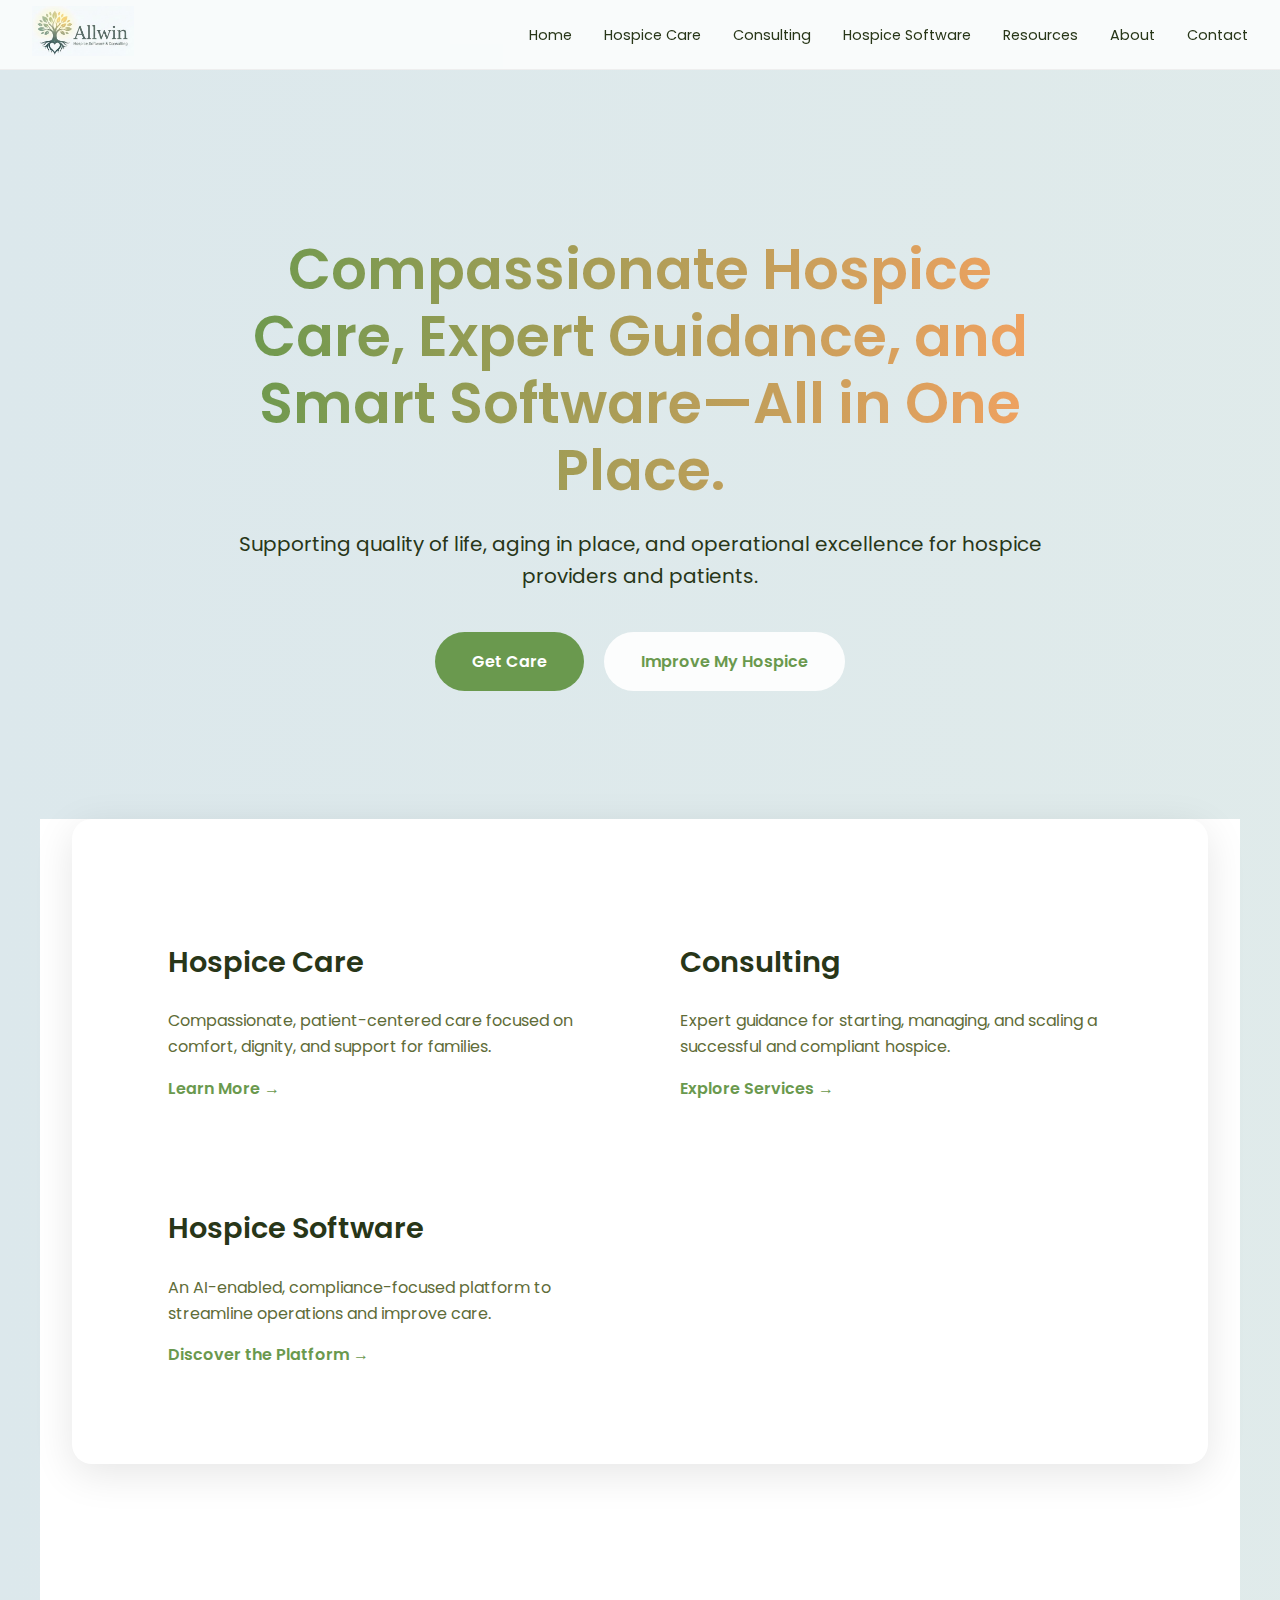
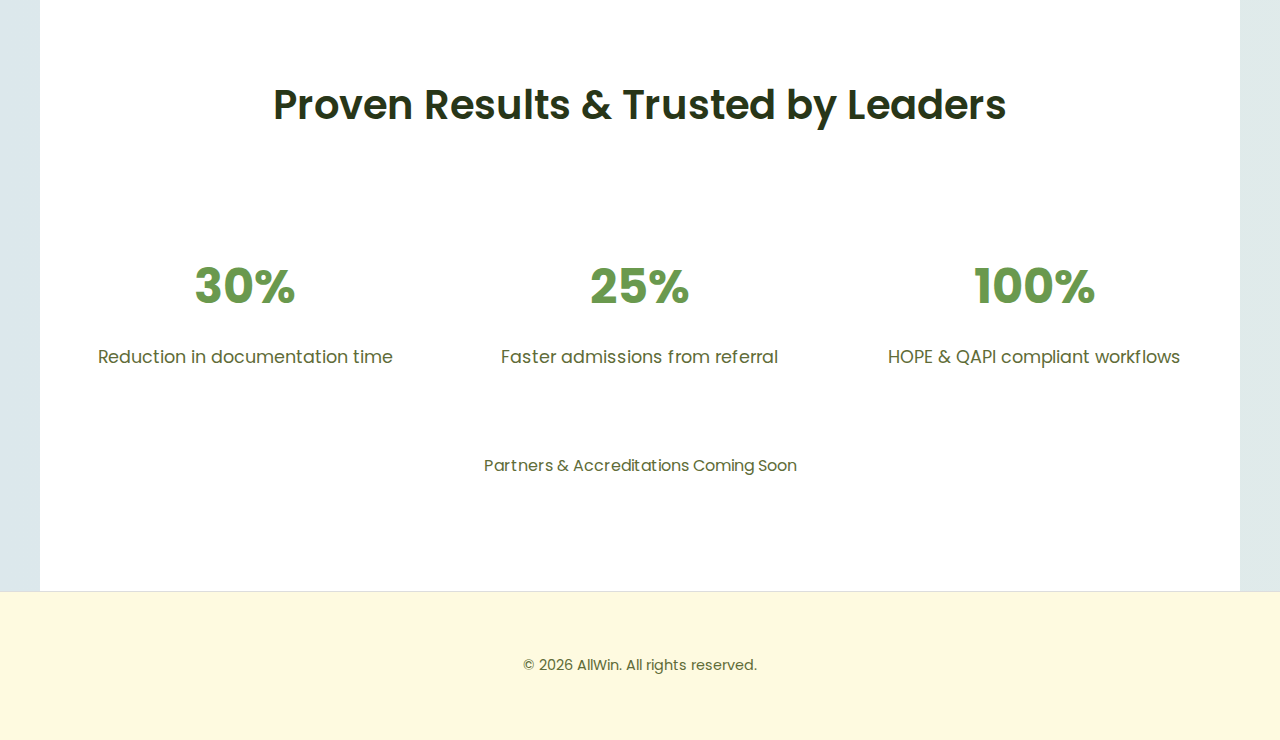
<file: index.html>
<!DOCTYPE html>
<html lang="en">
<head>
    <meta charset="UTF-8">
    <meta name="viewport" content="width=device-width, initial-scale=1.0">
    <title>AllWin - Compassionate Hospice Care, Expert Guidance, and Smart Software</title>
    <link rel="preconnect" href="https://fonts.googleapis.com">
    <link rel="preconnect" href="https://fonts.gstatic.com" crossorigin>
    <link href="https://fonts.googleapis.com/css2?family=Poppins:wght@300;400;600;700&display=swap" rel="stylesheet">
    <link rel="stylesheet" href="style.css">

</head>
<body>
    <header>
        <nav class="navbar">
            <div class="logo"><img src="images/Logo.png" alt="AllWin Logo"></div>
            <div class="nav-links">
                <ul>
                    <li><a href="index.html">Home</a></li>
                    <li><a href="hospice-care.html">Hospice Care</a></li>
                    <li><a href="consulting.html">Consulting</a></li>
                    <li><a href="software.html">Hospice Software</a></li>
                    <li><a href="resources.html">Resources</a></li>
                    <li><a href="about.html">About</a></li>
                    <li><a href="contact.html">Contact</a></li>
                </ul>
            </div>
            <button class="hamburger-menu" aria-label="Toggle Menu">
                <span class="hamburger-bar"></span>
                <span class="hamburger-bar"></span>
                <span class="hamburger-bar"></span>
            </button>
        </nav>
    </header>

    <main>
        <section class="parallax-section home-hero">
            <div class="parallax-content">
                <h1 class="hero-title">Compassionate Hospice Care, Expert Guidance, and Smart Software—All in One Place.</h1>
                <p>Supporting quality of life, aging in place, and operational excellence for hospice providers and patients.</p>
                <div class="cta-buttons">
                    <a href="hospice-care.html" class="btn btn-primary">Get Care</a>
                    <a href="consulting.html" class="btn btn-secondary">Improve My Hospice</a>
                </div>
            </div>
        </section>

        <section class="content-section">
            <div class="services">
                <div class="service">
                    <h2>Hospice Care</h2>
                    <p>Compassionate, patient-centered care focused on comfort, dignity, and support for families.</p>
                    <a href="hospice-care.html">Learn More &rarr;</a>
                </div>
                <div class="service">
                    <h2>Consulting</h2>
                    <p>Expert guidance for starting, managing, and scaling a successful and compliant hospice.</p>
                    <a href="consulting.html">Explore Services &rarr;</a>
                </div>
                <div class="service">
                    <h2>Hospice Software</h2>
                    <p>An AI-enabled, compliance-focused platform to streamline operations and improve care.</p>
                    <a href="software.html">Discover the Platform &rarr;</a>
                </div>
            </div>
        </section>

        <section class="trust">
            <h2>Proven Results & Trusted by Leaders</h2>
            <div class="trust-items">
                <div class="trust-item">
                    <h3>30%</h3>
                    <p>Reduction in documentation time</p>
                </div>
                <div class="trust-item">
                    <h3>25%</h3>
                    <p>Faster admissions from referral</p>
                </div>
                <div class="trust-item">
                    <h3>100%</h3>
                    <p>HOPE & QAPI compliant workflows</p>
                </div>
            </div>
            <div class="logos">
                <p>Partners & Accreditations Coming Soon</p>
            </div>
        </section>
    </main>

    <footer>
        <p>&copy; 2026 AllWin. All rights reserved.</p>
    </footer>

    <script src="script.js"></script>
</body>
</html>
</file>
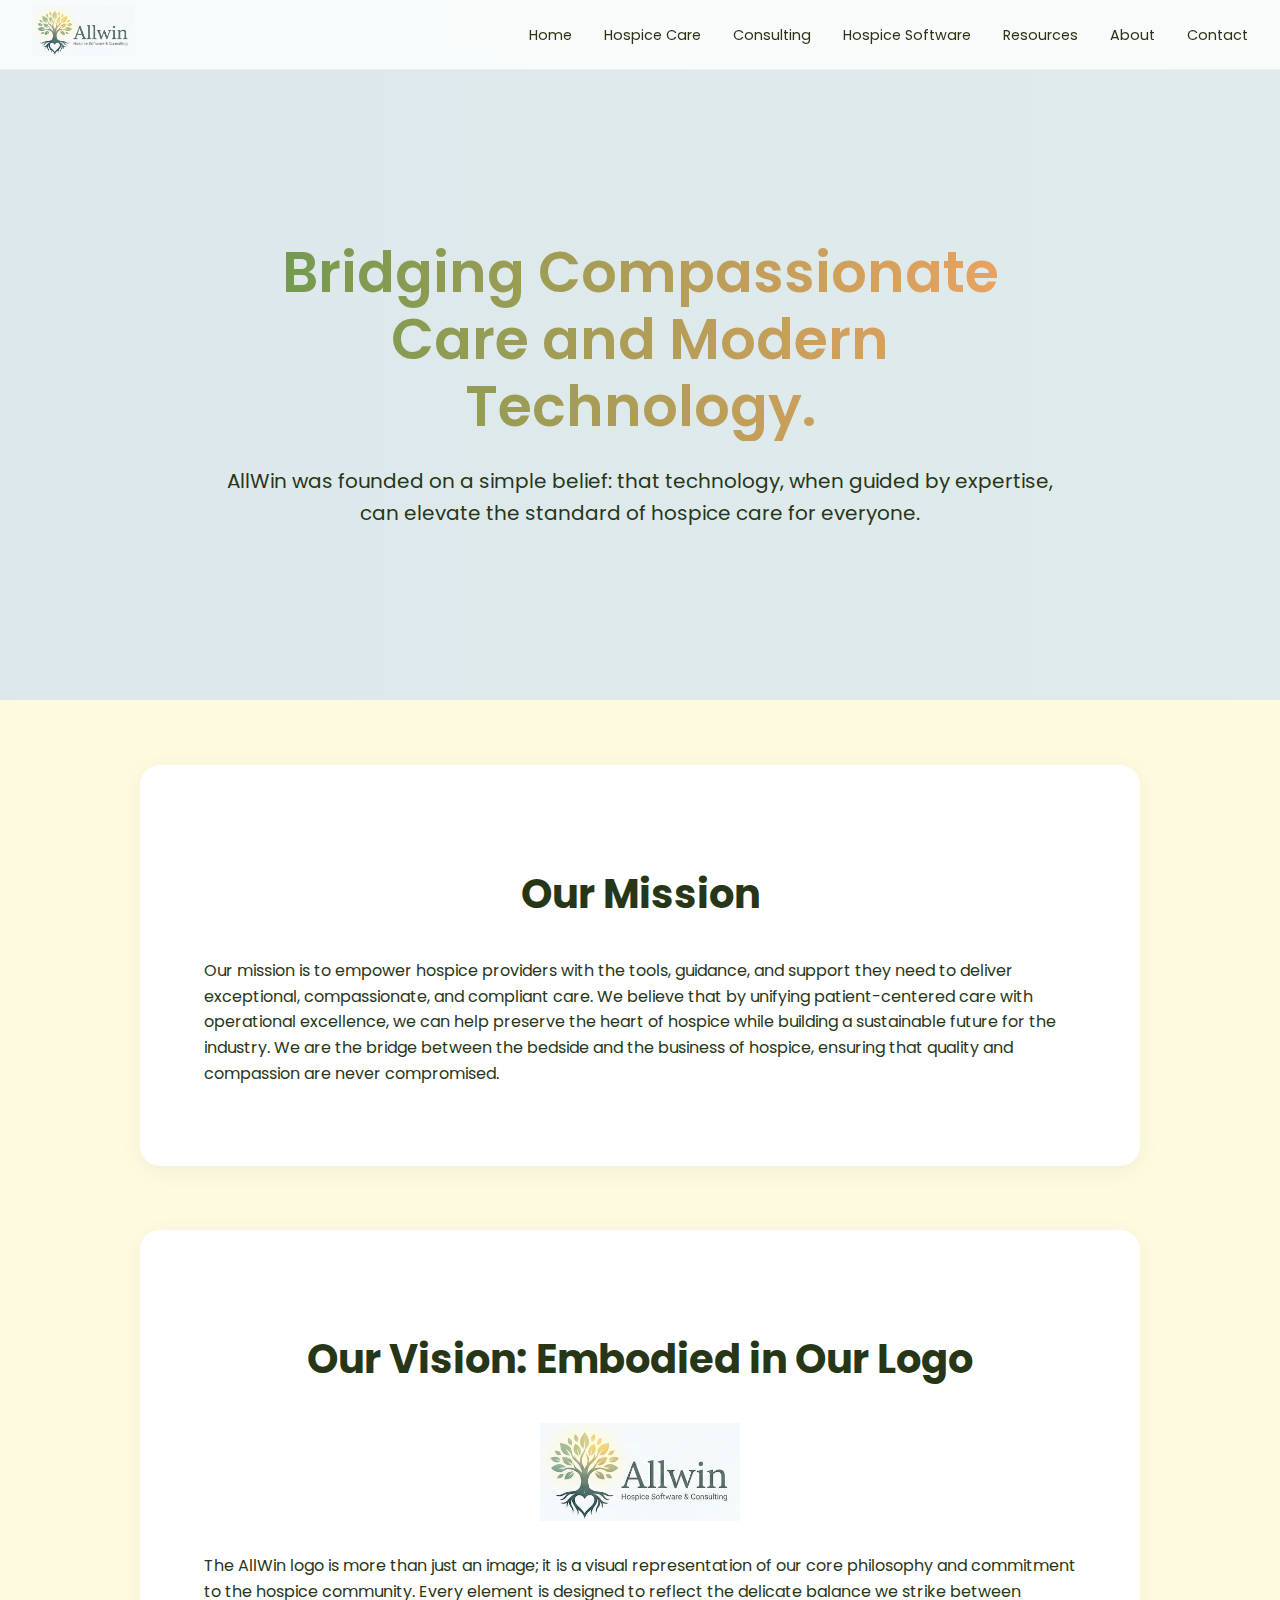
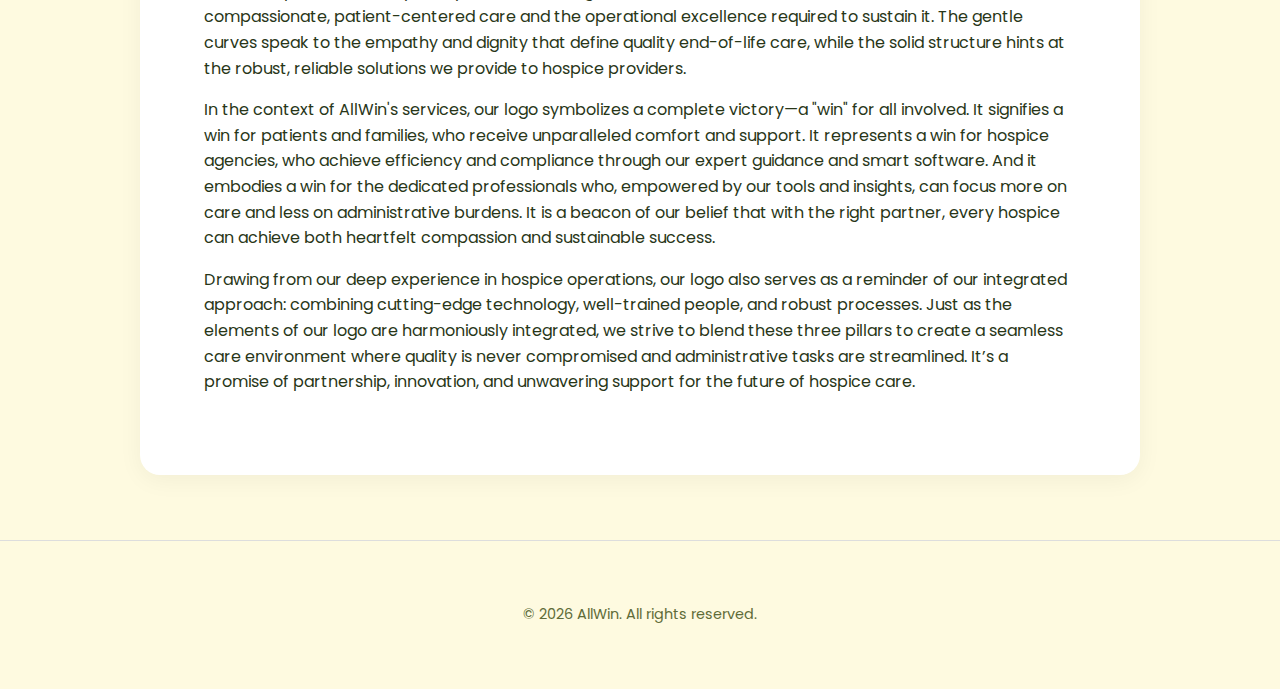
<file: about.html>
<!DOCTYPE html>
<html lang="en">
<head>
    <meta charset="UTF-8">
    <meta name="viewport" content="width=device-width, initial-scale=1.0">
    <title>About AllWin - Our Mission and Team</title>
    <link rel="preconnect" href="https://fonts.googleapis.com">
    <link rel="preconnect" href="https://fonts.gstatic.com" crossorigin>
    <link href="https://fonts.googleapis.com/css2?family=Poppins:wght@300;400;600;700&display=swap" rel="stylesheet">
    <link rel="stylesheet" href="style.css">
    <style>
        .about-hero {
        }
        .page-content {
            background-color: var(--background-color);
            padding: 1px 0;
        }
        .content-block {
            background-color: var(--white-color);
            padding: 4rem;
            margin: 4rem auto;
            border-radius: 20px;
            max-width: 1000px;
            box-shadow: 0 5px 25px rgba(0,0,0,0.05);
        }
        .content-block h2 {
            font-size: 2.5rem;
            margin-bottom: 2rem;
            text-align: center;
        }
        .team-grid {
            display: grid;
            grid-template-columns: repeat(auto-fit, minmax(250px, 1fr));
            gap: 2rem;
            text-align: center;
        }
        .team-member img {
            width: 150px;
            height: 150px;
            border-radius: 50%;
            object-fit: cover;
            margin-bottom: 1rem;
            filter: grayscale(100%);
        }
        .team-member h3 {
            margin-bottom: 0.25rem;
        }
        .team-member p {
            color: var(--secondary-text-color);
        }
    </style>
</head>
<body>
    <header>
        <nav class="navbar">
            <div class="logo"><img src="images/Logo.png" alt="AllWin Logo"></div>
            <div class="nav-links">
                <ul>
                    <li><a href="index.html">Home</a></li>
                    <li><a href="hospice-care.html">Hospice Care</a></li>
                    <li><a href="consulting.html">Consulting</a></li>
                    <li><a href="software.html">Hospice Software</a></li>
                    <li><a href="resources.html">Resources</a></li>
                    <li><a href="about.html">About</a></li>
                    <li><a href="contact.html">Contact</a></li>
                </ul>
            </div>
            <button class="hamburger-menu" aria-label="Toggle Menu">
                <span class="hamburger-bar"></span>
                <span class="hamburger-bar"></span>
                <span class="hamburger-bar"></span>
            </button>
        </nav>
    </header>

    <main>
        <section class="parallax-section about-hero">
            <div class="parallax-content">
                <h1 class="hero-title">Bridging Compassionate Care and Modern Technology.</h1>
                <p>AllWin was founded on a simple belief: that technology, when guided by expertise, can elevate the standard of hospice care for everyone.</p>
            </div>
        </section>

        <div class="page-content">
            <div class="content-block">
                <h2>Our Mission</h2>
                <p>Our mission is to empower hospice providers with the tools, guidance, and support they need to deliver exceptional, compassionate, and compliant care. We believe that by unifying patient-centered care with operational excellence, we can help preserve the heart of hospice while building a sustainable future for the industry. We are the bridge between the bedside and the business of hospice, ensuring that quality and compassion are never compromised.</p>
            </div>

            <div class="content-block">
                <h2>Our Vision: Embodied in Our Logo</h2>
                <div style="text-align: center; margin-bottom: 2rem;">
                    <img src="images/Logo.png" alt="AllWin Logo" style="width: 200px; height: auto; display: block; margin: 0 auto;">
                </div>
                <p>The AllWin logo is more than just an image; it is a visual representation of our core philosophy and commitment to the hospice community. Every element is designed to reflect the delicate balance we strike between compassionate, patient-centered care and the operational excellence required to sustain it. The gentle curves speak to the empathy and dignity that define quality end-of-life care, while the solid structure hints at the robust, reliable solutions we provide to hospice providers.</p>
                <p>In the context of AllWin's services, our logo symbolizes a complete victory—a "win" for all involved. It signifies a win for patients and families, who receive unparalleled comfort and support. It represents a win for hospice agencies, who achieve efficiency and compliance through our expert guidance and smart software. And it embodies a win for the dedicated professionals who, empowered by our tools and insights, can focus more on care and less on administrative burdens. It is a beacon of our belief that with the right partner, every hospice can achieve both heartfelt compassion and sustainable success.</p>
                <p>Drawing from our deep experience in hospice operations, our logo also serves as a reminder of our integrated approach: combining cutting-edge technology, well-trained people, and robust processes. Just as the elements of our logo are harmoniously integrated, we strive to blend these three pillars to create a seamless care environment where quality is never compromised and administrative tasks are streamlined. It’s a promise of partnership, innovation, and unwavering support for the future of hospice care.</p>
            </div>
        </div>
    </main>

    <footer>
        <p>&copy; 2026 AllWin. All rights reserved.</p>
    </footer>

    <script src="script.js"></script>
</body>
</html>
</file>
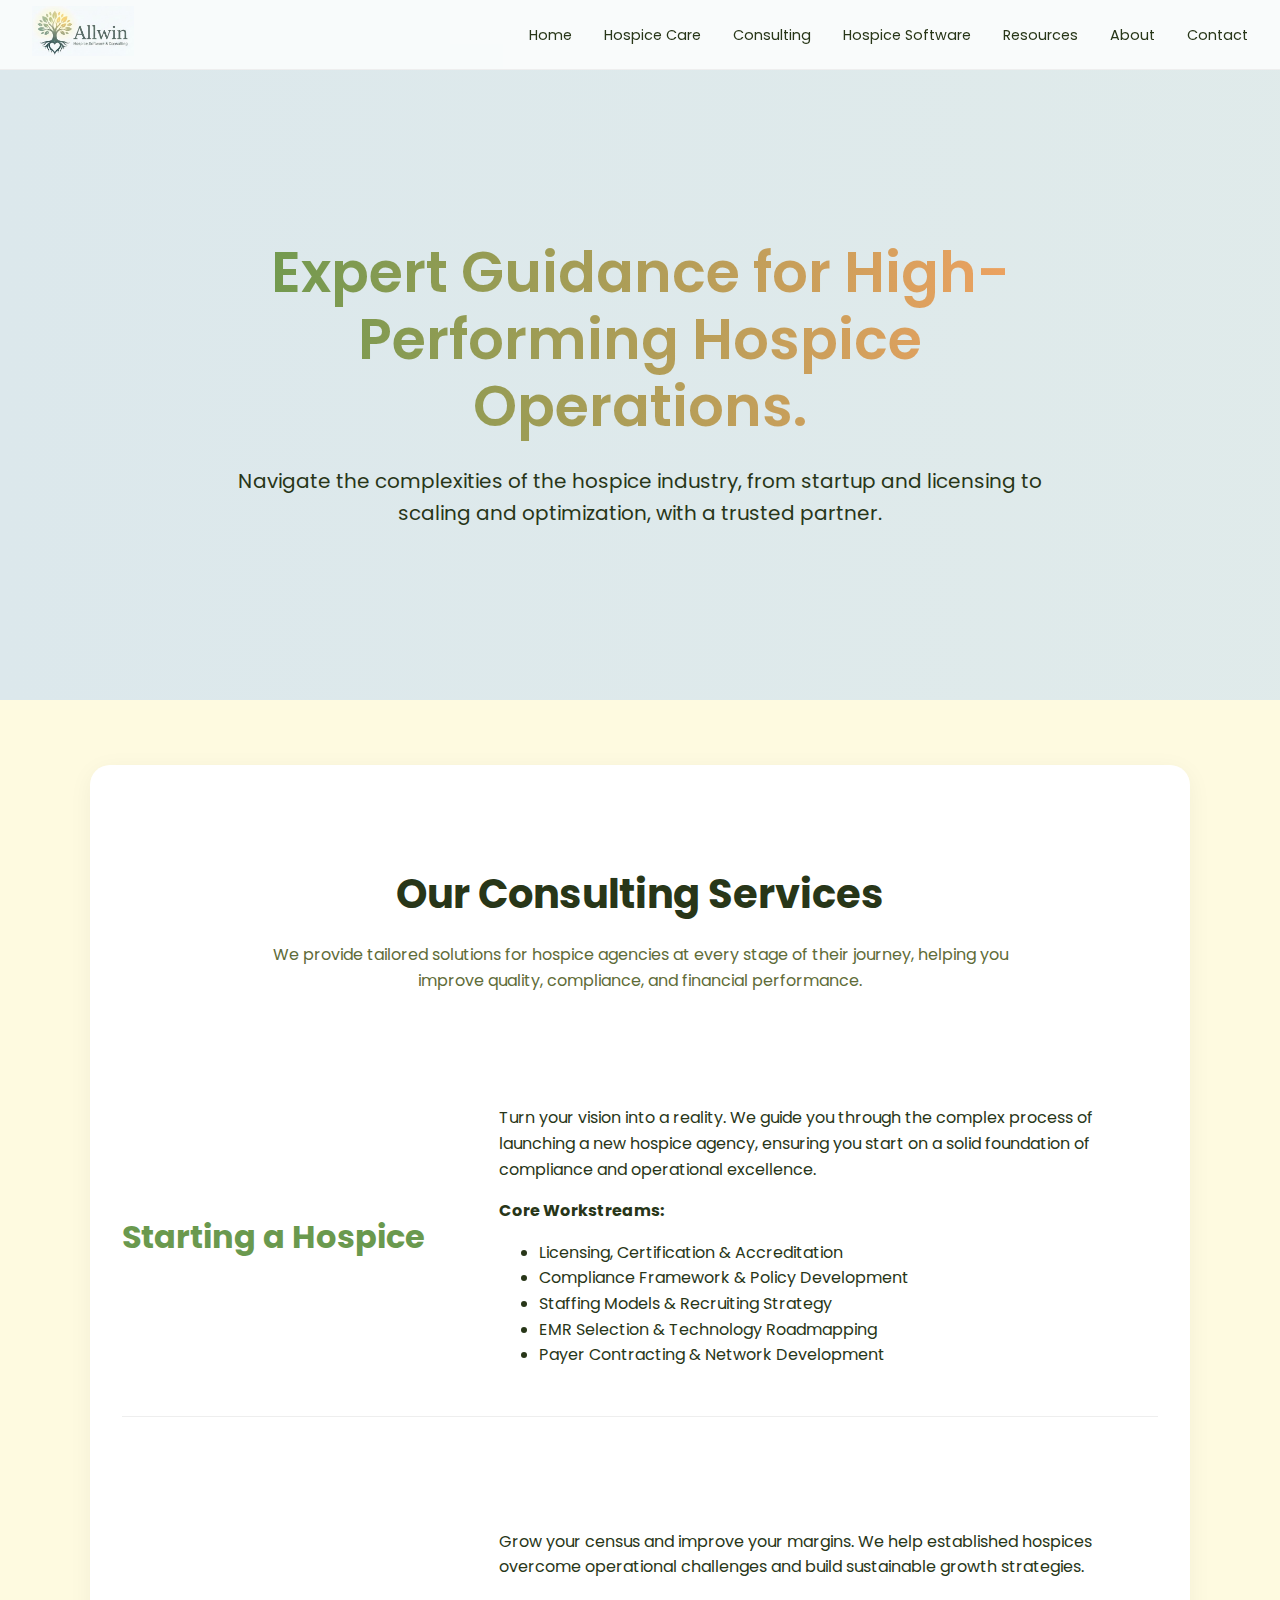
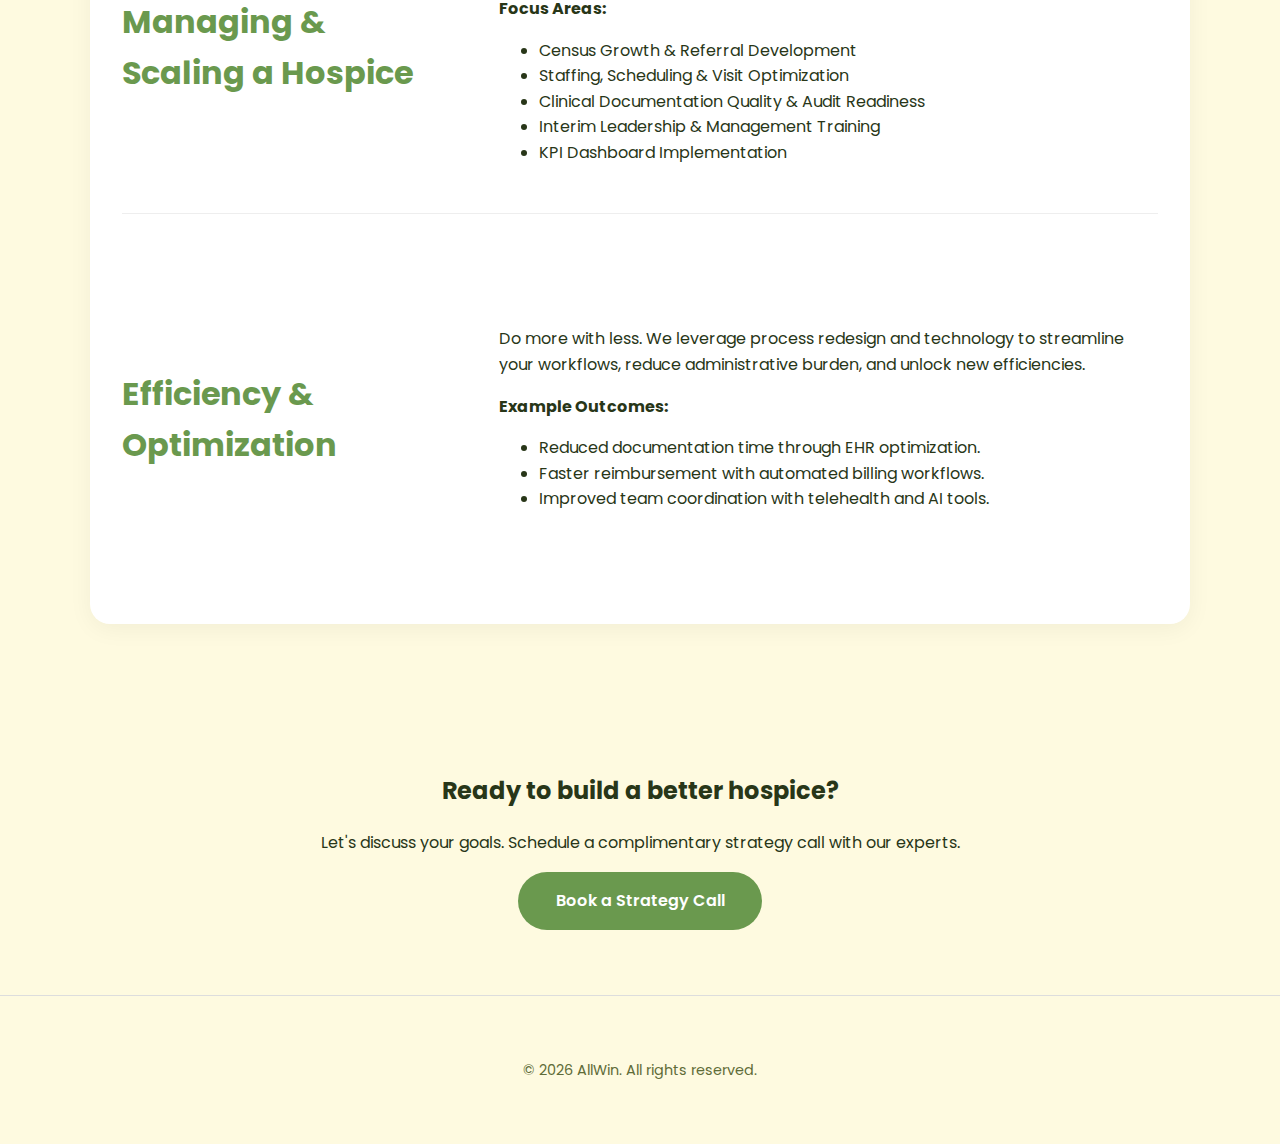
<file: consulting.html>
<!DOCTYPE html>
<html lang="en">
<head>
    <meta charset="UTF-8">
    <meta name="viewport" content="width=device-width, initial-scale=1.0">
    <title>Hospice Consulting - AllWin</title>
    <link rel="preconnect" href="https://fonts.googleapis.com">
    <link rel="preconnect" href="https://fonts.gstatic.com" crossorigin>
    <link href="https://fonts.googleapis.com/css2?family=Poppins:wght@300;400;600;700&display=swap" rel="stylesheet">
    <link rel="stylesheet" href="style.css">
    <style>
        .consulting-hero {
        }
        .page-content {
            background-color: var(--background-color);
            padding: 1px 0;
        }
        .content-block {
            background-color: var(--white-color);
            padding: 4rem 2rem;
            margin: 4rem auto;
            border-radius: 20px;
            max-width: 1100px;
            box-shadow: 0 5px 25px rgba(0,0,0,0.05);
        }
        .content-block h2 {
            font-size: 2.5rem;
            margin-bottom: 1rem;
            text-align: center;
        }
        .content-block .sub-heading {
            text-align: center;
            color: var(--secondary-text-color);
            max-width: 800px;
            margin: 0 auto 4rem;
        }
        .consulting-grid {
            display: grid;
            grid-template-columns: 1fr;
            gap: 4rem;
        }
        .consulting-service {
            display: grid;
            grid-template-columns: 1fr 2fr;
            gap: 3rem;
            align-items: center;
            padding: 2rem 0;
            border-bottom: 1px solid #eee;
        }
        .consulting-service:last-child {
            border-bottom: none;
        }
        .consulting-service h3 {
            font-size: 2rem;
            color: var(--primary-color);
        }
        .cta-section {
            text-align: center;
            padding: 4rem 2rem;
        }
    </style>
</head>
<body>
    <header>
        <nav class="navbar">
            <div class="logo"><img src="images/Logo.png" alt="AllWin Logo"></div>
            <div class="nav-links">
                <ul>
                    <li><a href="index.html">Home</a></li>
                    <li><a href="hospice-care.html">Hospice Care</a></li>
                    <li><a href="consulting.html">Consulting</a></li>
                    <li><a href="software.html">Hospice Software</a></li>
                    <li><a href="resources.html">Resources</a></li>
                    <li><a href="about.html">About</a></li>
                    <li><a href="contact.html">Contact</a></li>
                </ul>
            </div>
            <button class="hamburger-menu" aria-label="Toggle Menu">
                <span class="hamburger-bar"></span>
                <span class="hamburger-bar"></span>
                <span class="hamburger-bar"></span>
            </button>
        </nav>
    </header>

    <main>
        <section class="parallax-section consulting-hero">
             <div class="parallax-content">
                <h1 class="hero-title">Expert Guidance for High-Performing Hospice Operations.</h1>
                <p>Navigate the complexities of the hospice industry, from startup and licensing to scaling and optimization, with a trusted partner.</p>
            </div>
        </section>

       <div class="page-content">
            <div class="content-block">
                <h2>Our Consulting Services</h2>
                <p class="sub-heading">We provide tailored solutions for hospice agencies at every stage of their journey, helping you improve quality, compliance, and financial performance.</p>
                <div class="consulting-grid">
                    
                    <div class="consulting-service">
                        <h3>Starting a Hospice</h3>
                        <div>
                            <p>Turn your vision into a reality. We guide you through the complex process of launching a new hospice agency, ensuring you start on a solid foundation of compliance and operational excellence.</p>
                            <strong>Core Workstreams:</strong>
                            <ul>
                                <li>Licensing, Certification & Accreditation</li>
                                <li>Compliance Framework & Policy Development</li>
                                <li>Staffing Models & Recruiting Strategy</li>
                                <li>EMR Selection & Technology Roadmapping</li>
                                <li>Payer Contracting & Network Development</li>
                            </ul>
                        </div>
                    </div>

                    <div class="consulting-service">
                        <h3>Managing & Scaling a Hospice</h3>
                        <div>
                            <p>Grow your census and improve your margins. We help established hospices overcome operational challenges and build sustainable growth strategies.</p>
                            <strong>Focus Areas:</strong>
                            <ul>
                                <li>Census Growth & Referral Development</li>
                                <li>Staffing, Scheduling & Visit Optimization</li>
                                <li>Clinical Documentation Quality & Audit Readiness</li>
                                <li>Interim Leadership & Management Training</li>
                                <li>KPI Dashboard Implementation</li>
                            </ul>
                        </div>
                    </div>

                    <div class="consulting-service">
                        <h3>Efficiency & Optimization</h3>
                        <div>
                            <p>Do more with less. We leverage process redesign and technology to streamline your workflows, reduce administrative burden, and unlock new efficiencies.</p>
                            <strong>Example Outcomes:</strong>
                            <ul>
                                <li>Reduced documentation time through EHR optimization.</li>
                                <li>Faster reimbursement with automated billing workflows.</li>
                                <li>Improved team coordination with telehealth and AI tools.</li>
                            </ul>
                        </div>
                    </div>
                </div>
            </div>
            
            <section class="cta-section">
                <h2>Ready to build a better hospice?</h2>
                <p>Let's discuss your goals. Schedule a complimentary strategy call with our experts.</p>
                <div class="cta-buttons">
                    <a href="contact.html" class="btn btn-primary">Book a Strategy Call</a>
                </div>
            </section>
        </div>

    </main>

    <footer>
        <p>&copy; 2026 AllWin. All rights reserved.</p>
    </footer>

    <script src="script.js"></script>
</body>
</html>
</file>
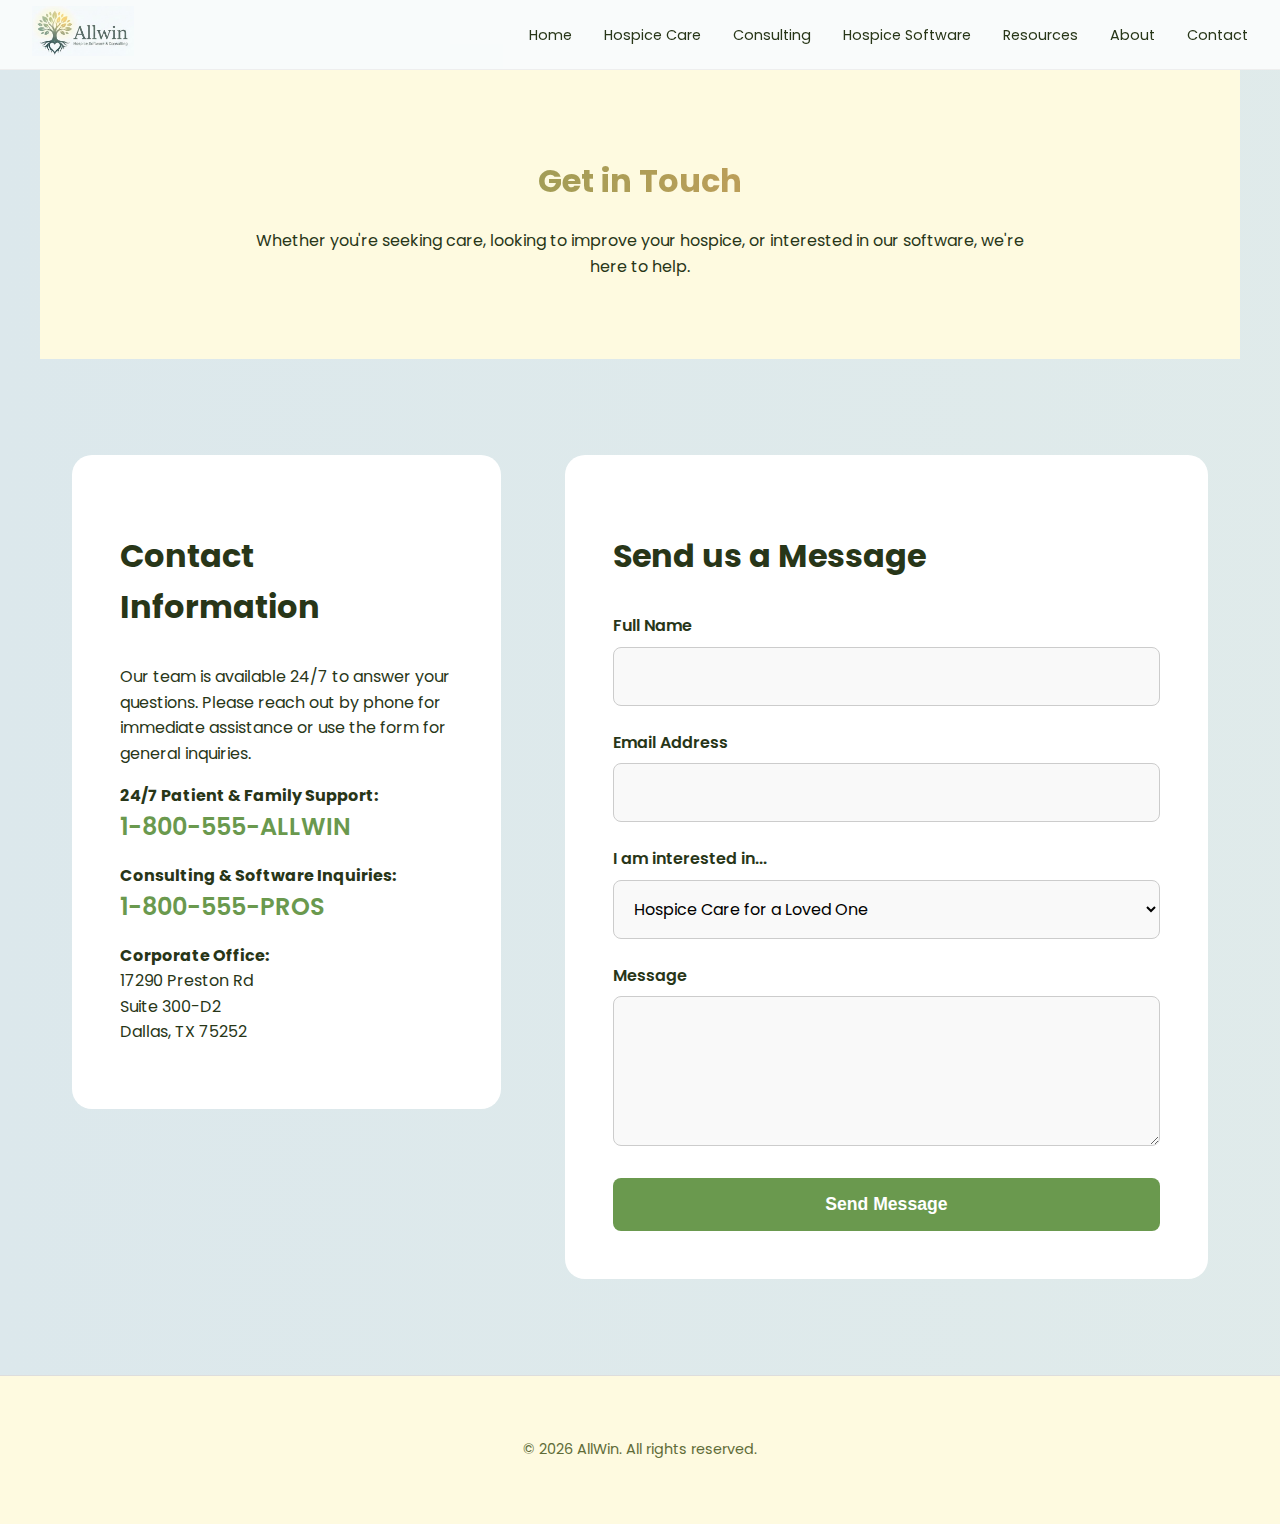
<file: contact.html>
<!DOCTYPE html>
<html lang="en">
<head>
    <meta charset="UTF-8">
    <meta name="viewport" content="width=device-width, initial-scale=1.0">
    <title>Contact Us - AllWin</title>
    <link rel="preconnect" href="https://fonts.googleapis.com">
    <link rel="preconnect" href="https://fonts.gstatic.com" crossorigin>
    <link href="https://fonts.googleapis.com/css2?family=Poppins:wght@300;400;600;700&display=swap" rel="stylesheet">
    <link rel="stylesheet" href="style.css">
    <style>
        .page-hero {
            background-color: var(--background-color);
            padding: 4rem 2rem;
            text-align: center;
        }
        .contact-container {
            display: grid;
            grid-template-columns: 1fr 1.5fr;
            gap: 4rem;
            max-width: 1200px;
            margin: 4rem auto;
            padding: 2rem;
            align-items: flex-start;
        }
        .contact-info, .contact-form-container {
            background-color: var(--white-color);
            padding: 3rem;
            border-radius: 20px;
        }
        .contact-info h2, .contact-form-container h2 {
            font-size: 2rem;
            margin-bottom: 2rem;
        }
        .form-group {
            margin-bottom: 1.5rem;
        }
        .form-group label {
            display: block;
            margin-bottom: 0.5rem;
            font-weight: 600;
        }
        .form-group input,
        .form-group textarea,
        .form-group select {
            width: 100%;
            padding: 1rem;
            border: 1px solid #ccc;
            border-radius: 8px;
            font-family: var(--body-font);
            font-size: 1rem;
            background-color: #f9f9f9;
        }
        .form-group textarea {
            min-height: 150px;
        }
        .btn-submit {
            width: 100%;
            padding: 1rem;
            border: none;
            border-radius: 8px;
            background-color: var(--primary-color);
            color: var(--white-color);
            font-size: 1.1rem;
            font-weight: 600;
            cursor: pointer;
            transition: background-color 0.3s ease;
        }
        .btn-submit:hover {
            background-color: #5a8a3e;
        }
    </style>
</head>
<body>
    <header>
        <nav class="navbar">
            <div class="logo"><img src="images/Logo.png" alt="AllWin Logo"></div>
            <div class="nav-links">
                <ul>
                    <li><a href="index.html">Home</a></li>
                    <li><a href="hospice-care.html">Hospice Care</a></li>
                    <li><a href="consulting.html">Consulting</a></li>
                    <li><a href="software.html">Hospice Software</a></li>
                    <li><a href="resources.html">Resources</a></li>
                    <li><a href="about.html">About</a></li>
                    <li><a href="contact.html">Contact</a></li>
                </ul>
            </div>
            <button class="hamburger-menu" aria-label="Toggle Menu">
                <span class="hamburger-bar"></span>
                <span class="hamburger-bar"></span>
                <span class="hamburger-bar"></span>
            </button>
        </nav>
    </header>

    <main>
        <section class="page-hero">
            <h1 class="hero-title">Get in Touch</h1>
            <p style="max-width: 800px; margin: 1rem auto;">Whether you're seeking care, looking to improve your hospice, or interested in our software, we're here to help.</p>
        </section>

        <div class="contact-container">
            <div class="contact-info">
                <h2>Contact Information</h2>
                <p>Our team is available 24/7 to answer your questions. Please reach out by phone for immediate assistance or use the form for general inquiries.</p>
                <p><strong>24/7 Patient & Family Support:</strong><br> <span style="font-size: 1.5rem; color: var(--primary-color); font-weight: 600;">1-800-555-ALLWIN</span></p>
                <p><strong>Consulting & Software Inquiries:</strong><br> <span style="font-size: 1.5rem; color: var(--primary-color); font-weight: 600;">1-800-555-PROS</span></p>
                <p><strong>Corporate Office:</strong><br>17290 Preston Rd<br>Suite 300-D2<br>Dallas, TX 75252</p>
            </div>
            <div class="contact-form-container">
                <h2>Send us a Message</h2>
                <form id="contactForm">
                    <div class="form-group">
                        <label for="name">Full Name</label>
                        <input type="text" id="name" name="name" required>
                    </div>
                    <div class="form-group">
                        <label for="email">Email Address</label>
                        <input type="email" id="email" name="email" required>
                    </div>
                    <div class="form-group">
                        <label for="interest">I am interested in...</label>
                        <select id="interest" name="interest">
                            <option value="care">Hospice Care for a Loved One</option>
                            <option value="consulting">Hospice Consulting Services</option>
                            <option value="software">Hospice Software Demo</option>
                            <option value="other">Other</option>
                        </select>
                    </div>
                    <div class="form-group">
                        <label for="message">Message</label>
                        <textarea id="message" name="message" required></textarea>
                    </div>
                    <button type="submit" class="btn-submit">Send Message</button>
                </form>
            </div>
        </div>
    </main>

    <footer>
        <p>&copy; 2026 AllWin. All rights reserved.</p>
    </footer>

    <script src="script.js"></script>
</body>
</html>
</file>
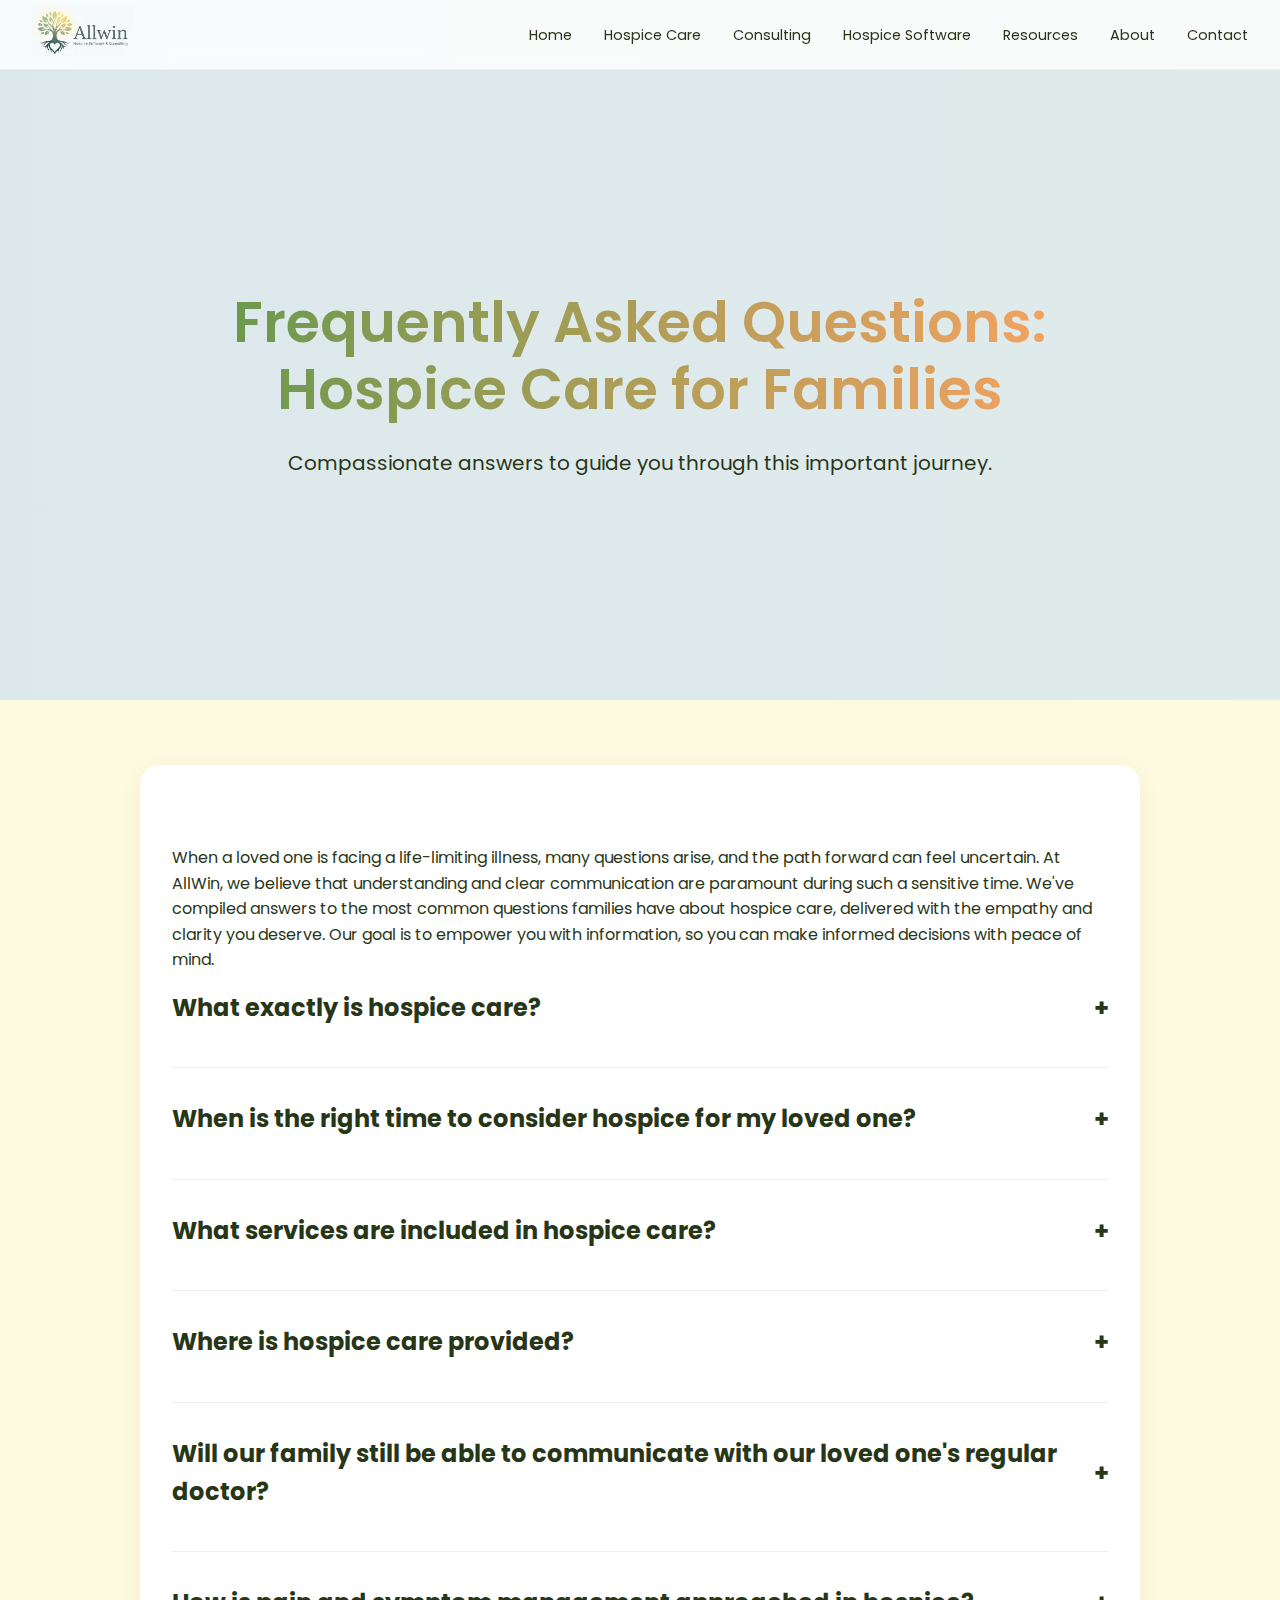
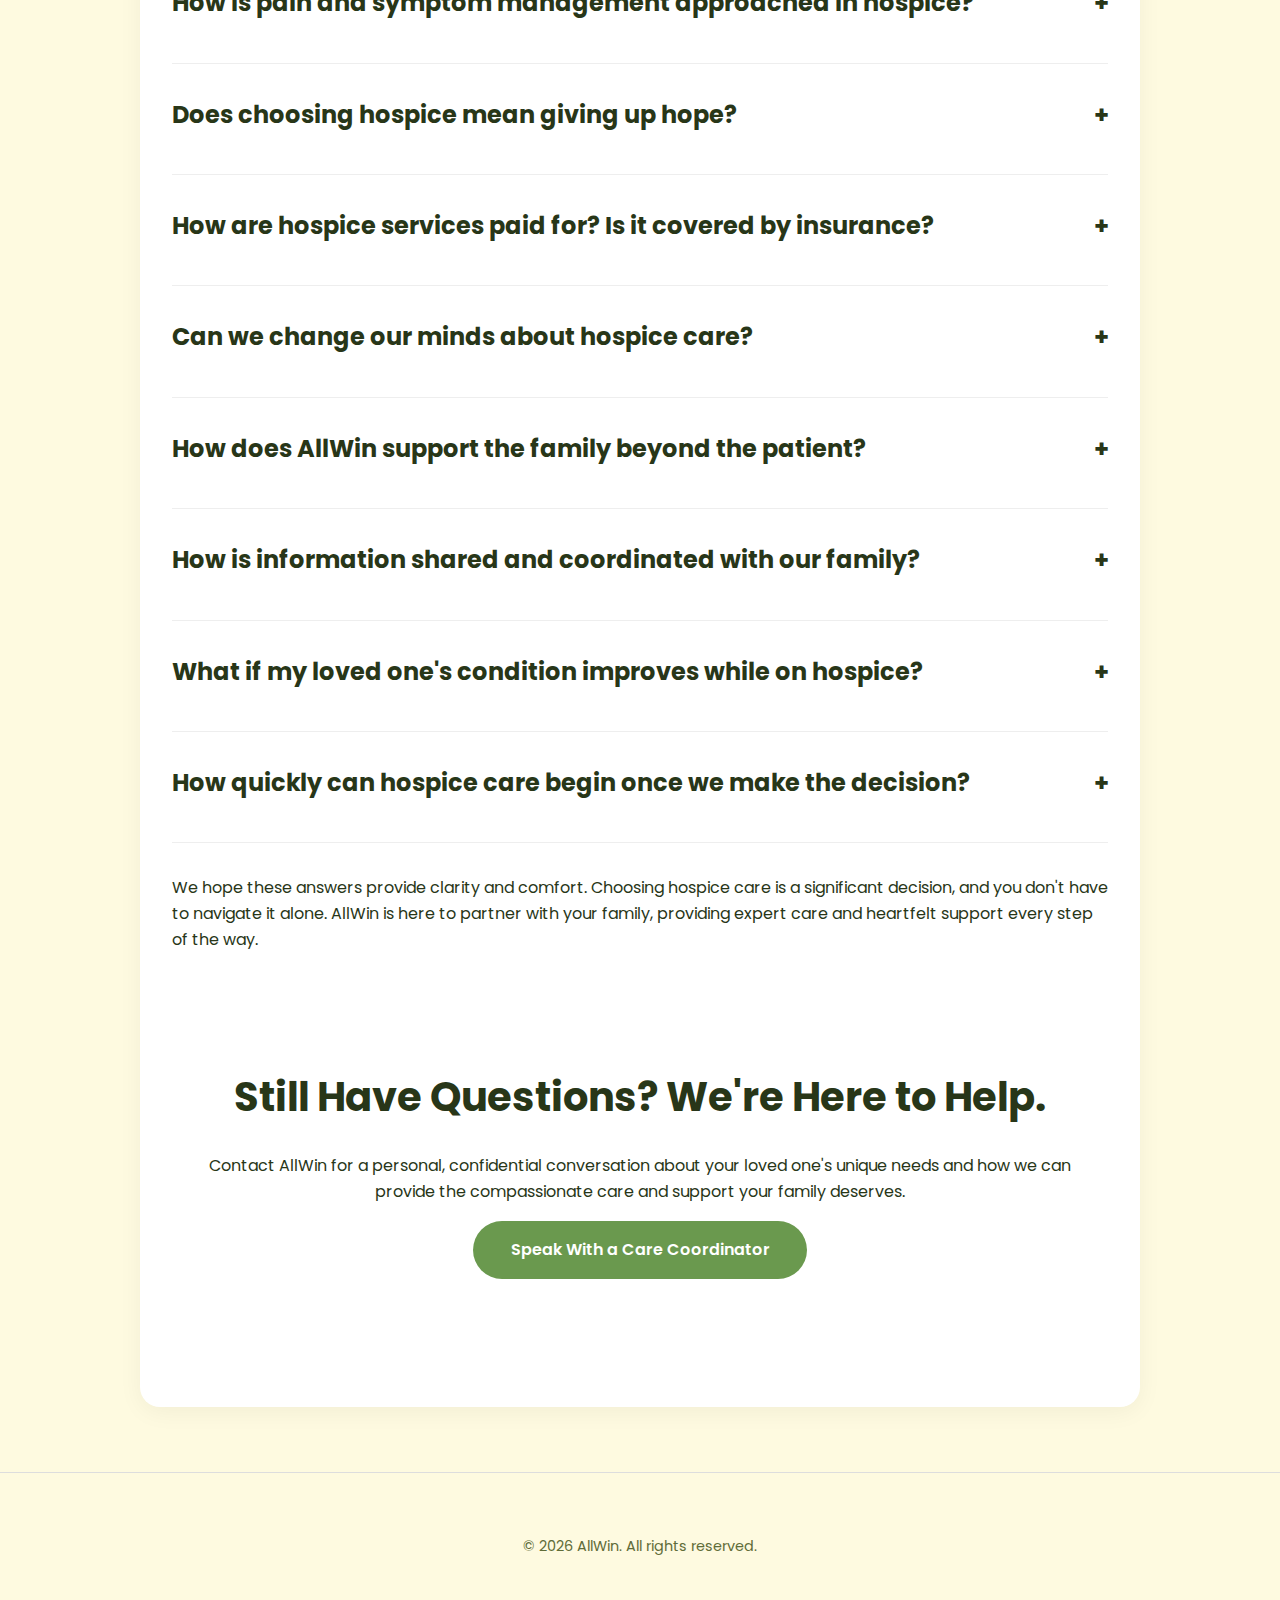
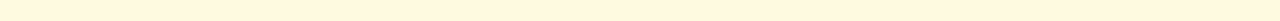
<file: hospice-care-faq.html>
<!DOCTYPE html>
<html lang="en">
<head>
    <meta charset="UTF-8">
    <meta name="viewport" content="width=device-width, initial-scale=1.0">
    <title>FAQ: Hospice Care for Families - AllWin</title>
    <link rel="preconnect" href="https://fonts.googleapis.com">
    <link rel="preconnect" href="https://fonts.gstatic.com" crossorigin>
    <link href="https://fonts.googleapis.com/css2?family=Poppins:wght@300;400;600;700&display=swap" rel="stylesheet">
    <link rel="stylesheet" href="style.css">
    <style>
        .page-content {
            background-color: var(--background-color);
            padding: 1px 0;
        }
        .content-block {
            background-color: var(--white-color);
            padding: 4rem 2rem;
            margin: 4rem auto;
            border-radius: 20px;
            max-width: 1000px;
            box-shadow: 0 5px 25px rgba(0,0,0,0.05);
            text-align: left;
        }
        .content-block h2 {
            font-size: 2.5rem;
            margin-bottom: 1.5rem;
            text-align: center;
            color: var(--text-color);
        }
        .content-block h3 {
            font-size: 1.8rem;
            margin-top: 2.5rem;
            margin-bottom: 1rem;
            color: var(--primary-color);
        }
        .faq-item {
            margin-bottom: 2rem;
            padding-bottom: 1.5rem;
            border-bottom: 1px solid #eee;
        }
        .faq-item:last-child {
            border-bottom: none;
        }
        .faq-item h3 {
            cursor: pointer;
            display: flex;
            justify-content: space-between;
            align-items: center;
            color: var(--text-color);
            transition: color 0.3s ease;
            font-size: 1.5rem;
            margin-top: 0;
            margin-bottom: 1rem;
        }
        .faq-item h3:hover {
            color: var(--primary-color);
        }
        .faq-item .answer {
            display: none;
            padding-top: 0.5rem;
            line-height: 1.8;
            color: var(--secondary-text-color);
        }
        .faq-item.active .answer {
            display: block;
        }
        .faq-item h3::after {
            content: '+';
            font-size: 1.5rem;
            transition: transform 0.3s ease;
        }
        .faq-item.active h3::after {
            content: '-';
            transform: rotate(45deg);
        }
        .cta-section {
            text-align: center;
            padding: 4rem 2rem;
        }
    </style>
</head>
<body>
    <header>
        <nav class="navbar">
            <div class="logo"><img src="images/Logo.png" alt="AllWin Logo"></div>
            <div class="nav-links">
                <ul>
                    <li><a href="index.html">Home</a></li>
                    <li><a href="hospice-care.html">Hospice Care</a></li>
                    <li><a href="consulting.html">Consulting</a></li>
                    <li><a href="software.html">Hospice Software</a></li>
                    <li><a href="resources.html">Resources</a></li>
                    <li><a href="about.html">About</a></li>
                    <li><a href="contact.html">Contact</a></li>
                </ul>
            </div>
            <button class="hamburger-menu" aria-label="Toggle Menu">
                <span class="hamburger-bar"></span>
                <span class="hamburger-bar"></span>
                <span class="hamburger-bar"></span>
            </button>
        </nav>
    </header>

    <main>
        <section class="parallax-section">
            <div class="parallax-content">
                <h1 class="hero-title">Frequently Asked Questions: Hospice Care for Families</h1>
                <p>Compassionate answers to guide you through this important journey.</p>
            </div>
        </section>

        <div class="page-content">
            <div class="content-block">
                <p>When a loved one is facing a life-limiting illness, many questions arise, and the path forward can feel uncertain. At AllWin, we believe that understanding and clear communication are paramount during such a sensitive time. We've compiled answers to the most common questions families have about hospice care, delivered with the empathy and clarity you deserve. Our goal is to empower you with information, so you can make informed decisions with peace of mind.</p>

                <div class="faq-item">
                    <h3>What exactly is hospice care?</h3>
                    <div class="answer">
                        <p>Hospice care is a specialized approach to care for individuals with a life-limiting illness. It focuses on providing comfort, managing pain and symptoms, and offering emotional and spiritual support to both the patient and their family. Unlike curative treatments, hospice prioritizes quality of life, allowing patients to live their remaining days with dignity and peace, often in the comfort of their own home or a familiar setting.</p>
                    </div>
                </div>

                <div class="faq-item">
                    <h3>When is the right time to consider hospice for my loved one?</h3>
                    <div class="answer">
                        <p>The "right" time is unique for everyone, but generally, hospice is considered when a physician believes a patient has a life expectancy of six months or less if their illness runs its natural course, and they are no longer seeking curative treatment. Common indicators include frequent hospitalizations, increased pain or uncontrolled symptoms, a decline in daily functioning, or a desire to focus on comfort over aggressive medical interventions. It's often beneficial to explore hospice options sooner rather than later to maximize the benefits of support and comfort.</p>
                    </div>
                </div>

                <div class="faq-item">
                    <h3>What services are included in hospice care?</h3>
                    <div class="answer">
                        <p>AllWin's hospice care is comprehensive and tailored to individual needs. Our multidisciplinary team typically includes:</p>
                        <ul>
                            <li><strong>Physician Services:</strong> Medical oversight and coordination with your loved one's primary doctor.</li>
                            <li><strong>Skilled Nursing Care:</strong> Regular visits by registered nurses to manage pain, symptoms, medications, and provide hands-on care.</li>
                            <li><strong>Certified Nursing Assistants (CNAs):</strong> Assistance with personal care like bathing, dressing, and feeding.</li>
                            <li><strong>Social Work Services:</strong> Emotional support, counseling, and assistance with practical needs, resources, and planning.</li>
                            <li><strong>Spiritual Support:</strong> Chaplains and spiritual counselors offer comfort aligned with your family's beliefs.</li>
                            <li><strong>Medications:</strong> Coverage for medications related to the hospice diagnosis for symptom management and comfort.</li>
                            <li><strong>Medical Equipment & Supplies:</strong> Necessary equipment (e.g., hospital bed, oxygen) and supplies (e.g., wound dressings) are provided.</li>
                            <li><strong>Therapies:</strong> Physical, occupational, or speech therapy if needed for comfort or to maintain functional abilities.</li>
                            <li><strong>Bereavement Support:</strong> Counseling and support for families for at least a year after a loved one's passing.</li>
                            <li><strong>Respite Care:</strong> Short-term inpatient care to provide caregivers with a much-needed break.</li>
                        </ul>
                    </div>
                </div>

                <div class="faq-item">
                    <h3>Where is hospice care provided?</h3>
                    <div class="answer">
                        <p>Hospice care is provided wherever the patient calls home. This most commonly includes their private residence, but can also extend to nursing homes, assisted living facilities, or, when necessary for acute symptom management, a dedicated inpatient hospice facility. Our goal is to ensure care is delivered in the most comfortable and familiar environment possible.</p>
                    </div>
                </div>

                <div class="faq-item">
                    <h3>Will our family still be able to communicate with our loved one's regular doctor?</h3>
                    <div class="answer">
                        <p>Absolutely. AllWin's hospice team works closely and collaboratively with your loved one's primary care physician. We believe in continuity of care and ensure open lines of communication so that everyone involved in your loved one's health journey is informed and aligned with the care plan.</p>
                    </div>
                </div>

                <div class="faq-item">
                    <h3>How is pain and symptom management approached in hospice?</h3>
                    <div class="answer">
                        <p>Pain and symptom management are central to hospice care. Our expert nurses and physicians are highly skilled in palliative care techniques, utilizing a range of medications and comfort measures to ensure your loved one remains as comfortable and pain-free as possible. We continuously monitor and adjust care plans to proactively address any discomfort, prioritizing their well-being above all.</p>
                    </div>
                </div>

                <div class="faq-item">
                    <h3>Does choosing hospice mean giving up hope?</h3>
                    <div class="answer">
                        <p>Quite the contrary. Hospice redefines hope. It shifts focus from hoping for a cure that may no longer be attainable to hoping for peace, comfort, meaningful moments, and quality time with loved ones. It’s about ensuring the remaining journey is lived to its fullest, with dignity and without unnecessary suffering. Many families express that choosing hospice brought a profound sense of peace and a renewed focus on what truly matters.</p>
                    </div>
                </div>

                <div class="faq-item">
                    <h3>How are hospice services paid for? Is it covered by insurance?</h3>
                    <div class="answer">
                        <p>Hospice care is a benefit covered by Medicare, Medicaid, and most private insurance plans. AllWin will work directly with your insurance provider to verify coverage and handle all billing. Generally, these benefits cover the costs of the hospice team's visits, medications related to the hospice diagnosis, medical equipment, and supplies. Our team will help you understand your specific benefits and answer any financial questions you may have.</p>
                    </div>
                </div>

                <div class="faq-item">
                    <h3>Can we change our minds about hospice care?</h3>
                    <div class="answer">
                        <p>Yes, absolutely. The decision to receive hospice care is always yours, and it's never permanent. You or your loved one can choose to leave hospice care at any time, for any reason. If your loved one's condition improves or they decide to pursue curative treatment again, they can revoke their hospice benefit. If their condition later declines, they can return to hospice care if eligible.</p>
                    </div>
                </div>

                <div class="faq-item">
                    <h3>How does AllWin support the family beyond the patient?</h3>
                    <div class="answer">
                        <p>At AllWin, we understand that a life-limiting illness affects the entire family. Our support extends to you through:</p>
                        <ul>
                            <li><strong>Education:</strong> Guidance on caregiving techniques, understanding the disease progression, and what to expect.</li>
                            <li><strong>Emotional & Spiritual Counseling:</strong> Access to social workers and chaplains for individual or family support.</li>
                            <li><strong>Respite Care:</strong> Short-term care for your loved one in an inpatient setting to provide you with a break.</li>
                            <li><strong>Bereavement Services:</strong> Grief counseling, support groups, and resources for at least 13 months following your loved one's passing.</li>
                            <li><strong>Practical Assistance:</strong> Help navigating community resources and end-of-life planning.</li>
                        </ul>
                    </div>
                </div>

                <div class="faq-item">
                    <h3>How is information shared and coordinated with our family?</h3>
                    <div class="answer">
                        <p>Transparency and communication are foundational at AllWin. We establish a primary point of contact for your family and ensure regular updates are provided in a manner that suits your preferences – whether through scheduled calls, in-person discussions during visits, or secure digital communications. We facilitate family meetings and ensure all relevant family members are kept informed and involved in care decisions, always respecting patient privacy and wishes.</p>
                    </div>
                </div>

                <div class="faq-item">
                    <h3>What if my loved one's condition improves while on hospice?</h3>
                    <div class="answer">
                        <p>If your loved one's health improves and they no longer meet the eligibility criteria for hospice (i.e., their prognosis is no longer six months or less), they can be discharged from hospice care. This is a positive development, and we celebrate it with you! Should their condition decline again in the future, they can always re-enroll in hospice if they meet the criteria.</p>
                    </div>
                </div>

                <div class="faq-item">
                    <h3>How quickly can hospice care begin once we make the decision?</h3>
                    <div class="answer">
                        <p>Once you make the decision and your physician provides certification, AllWin can typically initiate care very quickly, often within 24-48 hours, and sometimes even sooner in urgent situations. Our goal is to provide timely support and comfort as soon as it's needed. We'll guide you through each step of the admission process efficiently and compassionately.</p>
                    </div>
                </div>

                <p>We hope these answers provide clarity and comfort. Choosing hospice care is a significant decision, and you don't have to navigate it alone. AllWin is here to partner with your family, providing expert care and heartfelt support every step of the way.</p>

                <section class="cta-section">
                    <h2>Still Have Questions? We're Here to Help.</h2>
                    <p>Contact AllWin for a personal, confidential conversation about your loved one's unique needs and how we can provide the compassionate care and support your family deserves.</p>
                    <div class="cta-buttons">
                        <a href="contact.html" class="btn btn-primary">Speak With a Care Coordinator</a>
                    </div>
                </section>
            </div>
        </div>
    </main>

    <footer>
        <p>&copy; 2026 AllWin. All rights reserved.</p>
    </footer>

    <script src="script.js"></script>
    <script>
        document.querySelectorAll('.faq-item h3').forEach(item => {
            item.addEventListener('click', event => {
                item.parentNode.classList.toggle('active');
            });
        });
    </script>
</body>
</html>
</file>
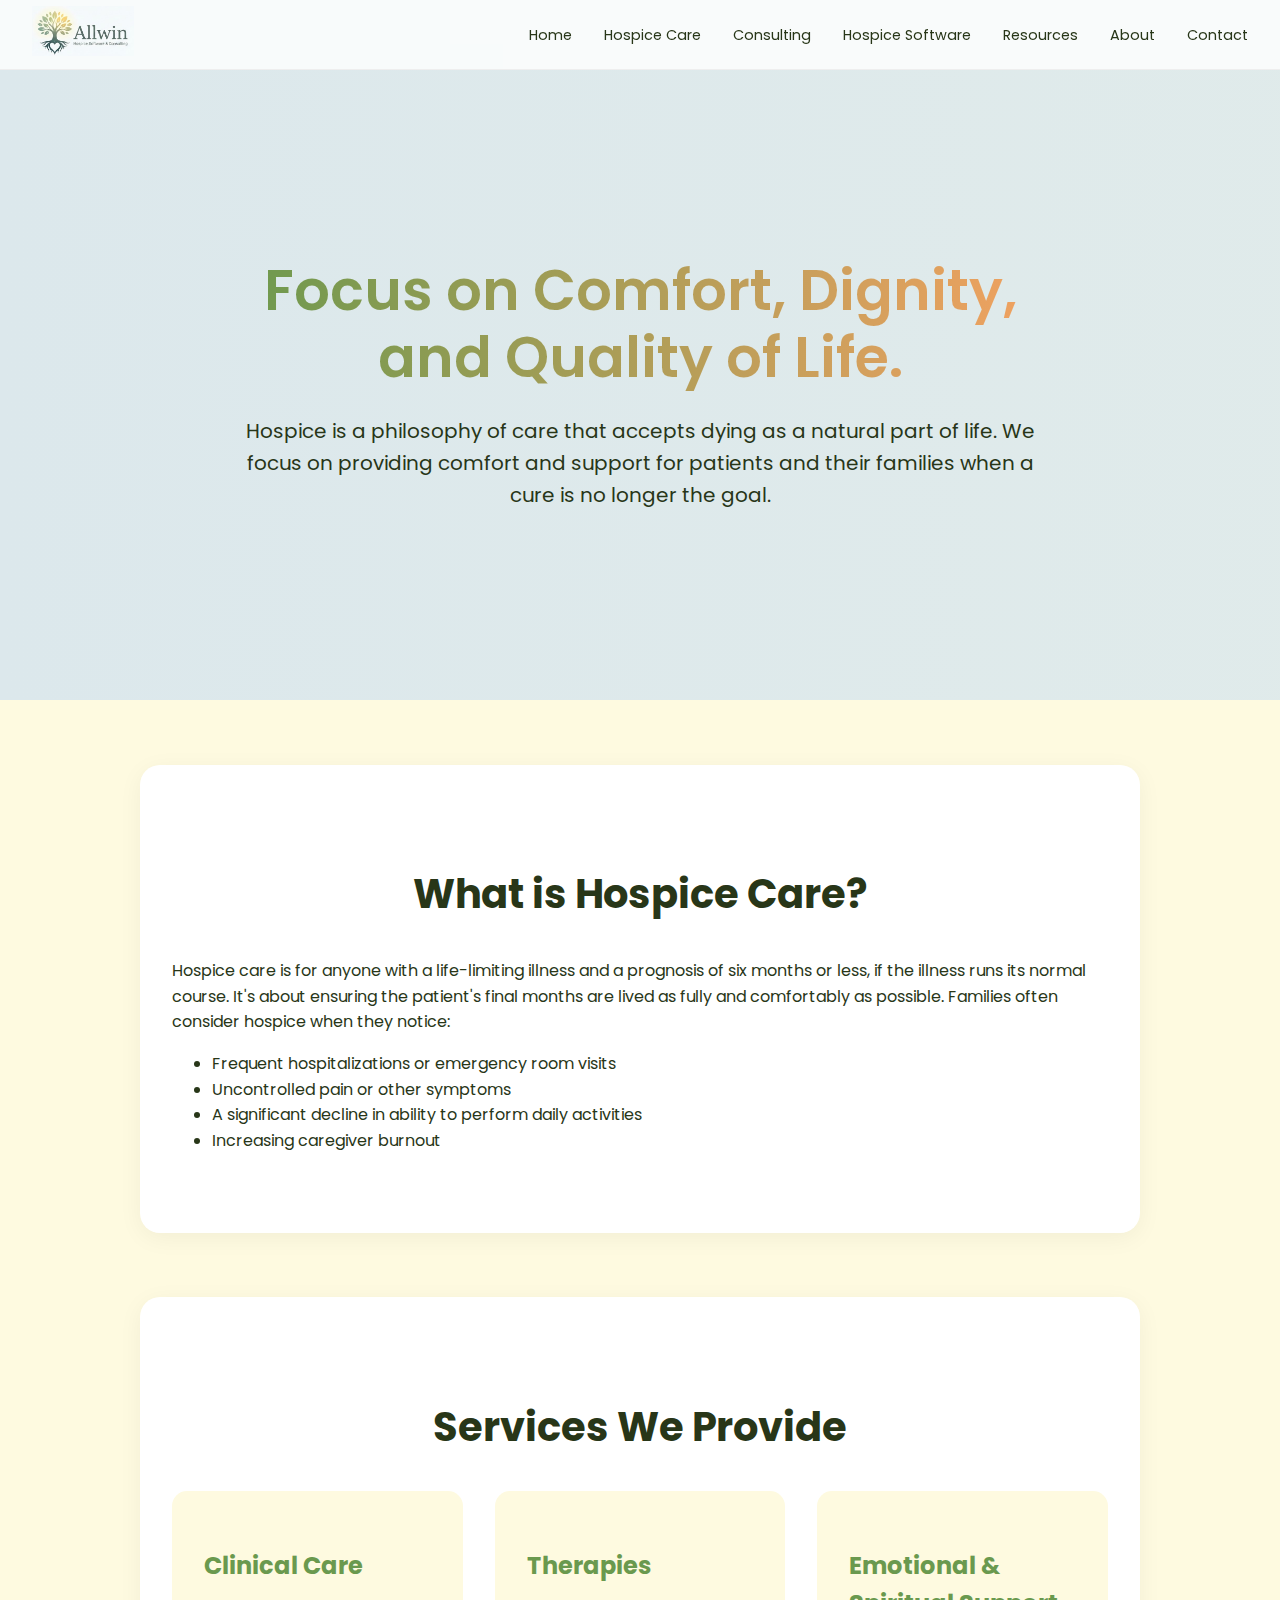
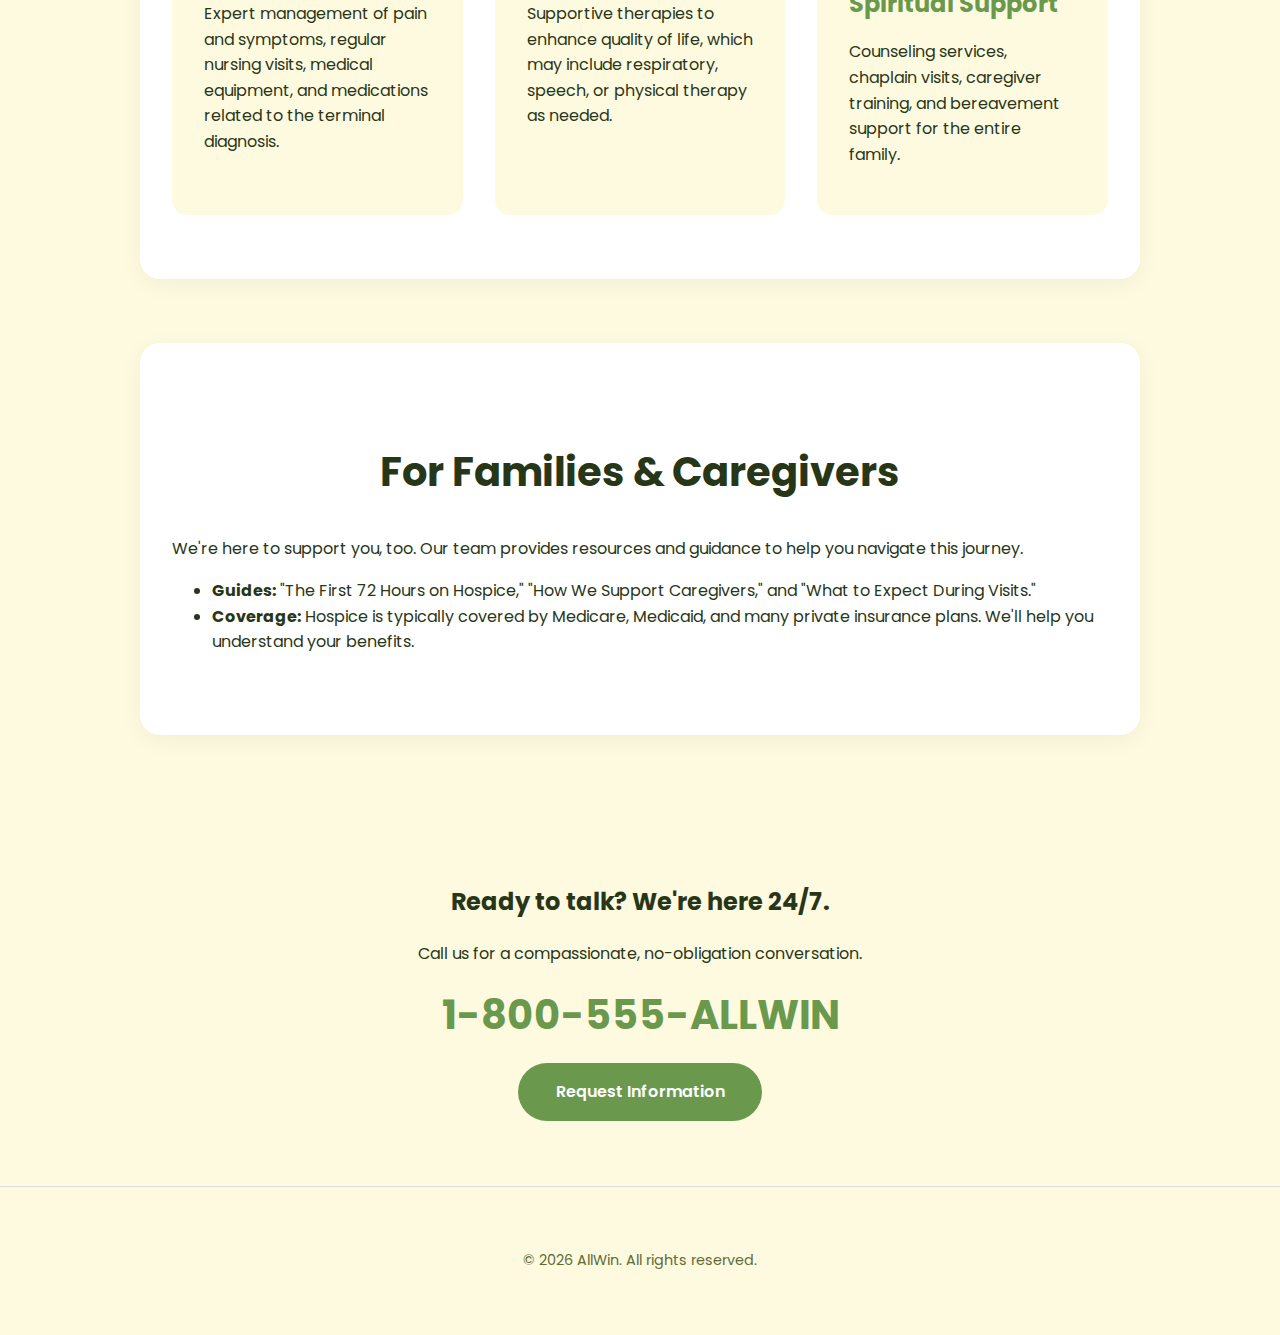
<file: hospice-care.html>
<!DOCTYPE html>
<html lang="en">
<head>
    <meta charset="UTF-8">
    <meta name="viewport" content="width=device-width, initial-scale=1.0">
    <title>Hospice Care - AllWin</title>
    <link rel="preconnect" href="https://fonts.googleapis.com">
    <link rel="preconnect" href="https://fonts.gstatic.com" crossorigin>
    <link href="https://fonts.googleapis.com/css2?family=Poppins:wght@300;400;600;700&display=swap" rel="stylesheet">
    <link rel="stylesheet" href="style.css">
    <style>
        .care-hero {
        }
        .page-content {
            background-color: var(--background-color);
            padding: 1px 0; /* Prevents margin collapse */
        }
        .content-block {
            background-color: var(--white-color);
            padding: 4rem 2rem;
            margin: 4rem auto;
            border-radius: 20px;
            max-width: 1000px;
            box-shadow: 0 5px 25px rgba(0,0,0,0.05);
        }
        .content-block h2 {
            font-size: 2.5rem;
            margin-bottom: 2rem;
            text-align: center;
        }
        .service-grid {
            display: grid;
            grid-template-columns: repeat(auto-fit, minmax(280px, 1fr));
            gap: 2rem;
        }
        .service-item {
            background-color: var(--background-color);
            padding: 2rem;
            border-radius: 15px;
        }
        .service-item h3 {
            font-size: 1.5rem;
            color: var(--primary-color);
            margin-bottom: 1rem;
        }
        .cta-section {
            text-align: center;
            padding: 4rem 2rem;
        }
        .phone-number {
            font-size: 2.5rem;
            font-weight: 700;
            color: var(--primary-color);
            margin: 1rem 0;
        }
    </style>
</head>
<body>
    <header>
        <nav class="navbar">
            <div class="logo"><img src="images/Logo.png" alt="AllWin Logo"></div>
            <div class="nav-links">
                <ul>
                    <li><a href="index.html">Home</a></li>
                    <li><a href="hospice-care.html">Hospice Care</a></li>
                    <li><a href="consulting.html">Consulting</a></li>
                    <li><a href="software.html">Hospice Software</a></li>
                    <li><a href="resources.html">Resources</a></li>
                    <li><a href="about.html">About</a></li>
                    <li><a href="contact.html">Contact</a></li>
                </ul>
            </div>
            <button class="hamburger-menu" aria-label="Toggle Menu">
                <span class="hamburger-bar"></span>
                <span class="hamburger-bar"></span>
                <span class="hamburger-bar"></span>
            </button>
        </nav>
    </header>

    <main>
        <section class="parallax-section care-hero">
            <div class="parallax-content">
                <h1 class="hero-title">Focus on Comfort, Dignity, and Quality of Life.</h1>
                <p>Hospice is a philosophy of care that accepts dying as a natural part of life. We focus on providing comfort and support for patients and their families when a cure is no longer the goal.</p>
            </div>
        </section>

        <div class="page-content">
            <div class="content-block">
                <h2>What is Hospice Care?</h2>
                <p>Hospice care is for anyone with a life-limiting illness and a prognosis of six months or less, if the illness runs its normal course. It's about ensuring the patient's final months are lived as fully and comfortably as possible. Families often consider hospice when they notice:</p>
                <ul>
                    <li>Frequent hospitalizations or emergency room visits</li>
                    <li>Uncontrolled pain or other symptoms</li>
                    <li>A significant decline in ability to perform daily activities</li>
                    <li>Increasing caregiver burnout</li>
                </ul>
            </div>

            <div class="content-block">
                <h2>Services We Provide</h2>
                <div class="service-grid">
                    <div class="service-item">
                        <h3>Clinical Care</h3>
                        <p>Expert management of pain and symptoms, regular nursing visits, medical equipment, and medications related to the terminal diagnosis.</p>
                    </div>
                    <div class="service-item">
                        <h3>Therapies</h3>
                        <p>Supportive therapies to enhance quality of life, which may include respiratory, speech, or physical therapy as needed.</p>
                    </div>
                    <div class="service-item">
                        <h3>Emotional & Spiritual Support</h3>
                        <p>Counseling services, chaplain visits, caregiver training, and bereavement support for the entire family.</p>
                    </div>
                </div>
            </div>

            <div class="content-block">
                <h2>For Families & Caregivers</h2>
                <p>We're here to support you, too. Our team provides resources and guidance to help you navigate this journey.</p>
                <ul>
                    <li><strong>Guides:</strong> "The First 72 Hours on Hospice," "How We Support Caregivers," and "What to Expect During Visits."</li>
                    <li><strong>Coverage:</strong> Hospice is typically covered by Medicare, Medicaid, and many private insurance plans. We'll help you understand your benefits.</li>
                </ul>
            </div>
            
            <section class="cta-section">
                <h2>Ready to talk? We're here 24/7.</h2>
                <p>Call us for a compassionate, no-obligation conversation.</p>
                <div class="phone-number">1-800-555-ALLWIN</div>
                <div class="cta-buttons">
                    <a href="contact.html" class="btn btn-primary">Request Information</a>
                </div>
            </section>
        </div>

    </main>

    <footer>
        <p>&copy; 2026 AllWin. All rights reserved.</p>
    </footer>

    <script src="script.js"></script>
</body>
</html>
</file>
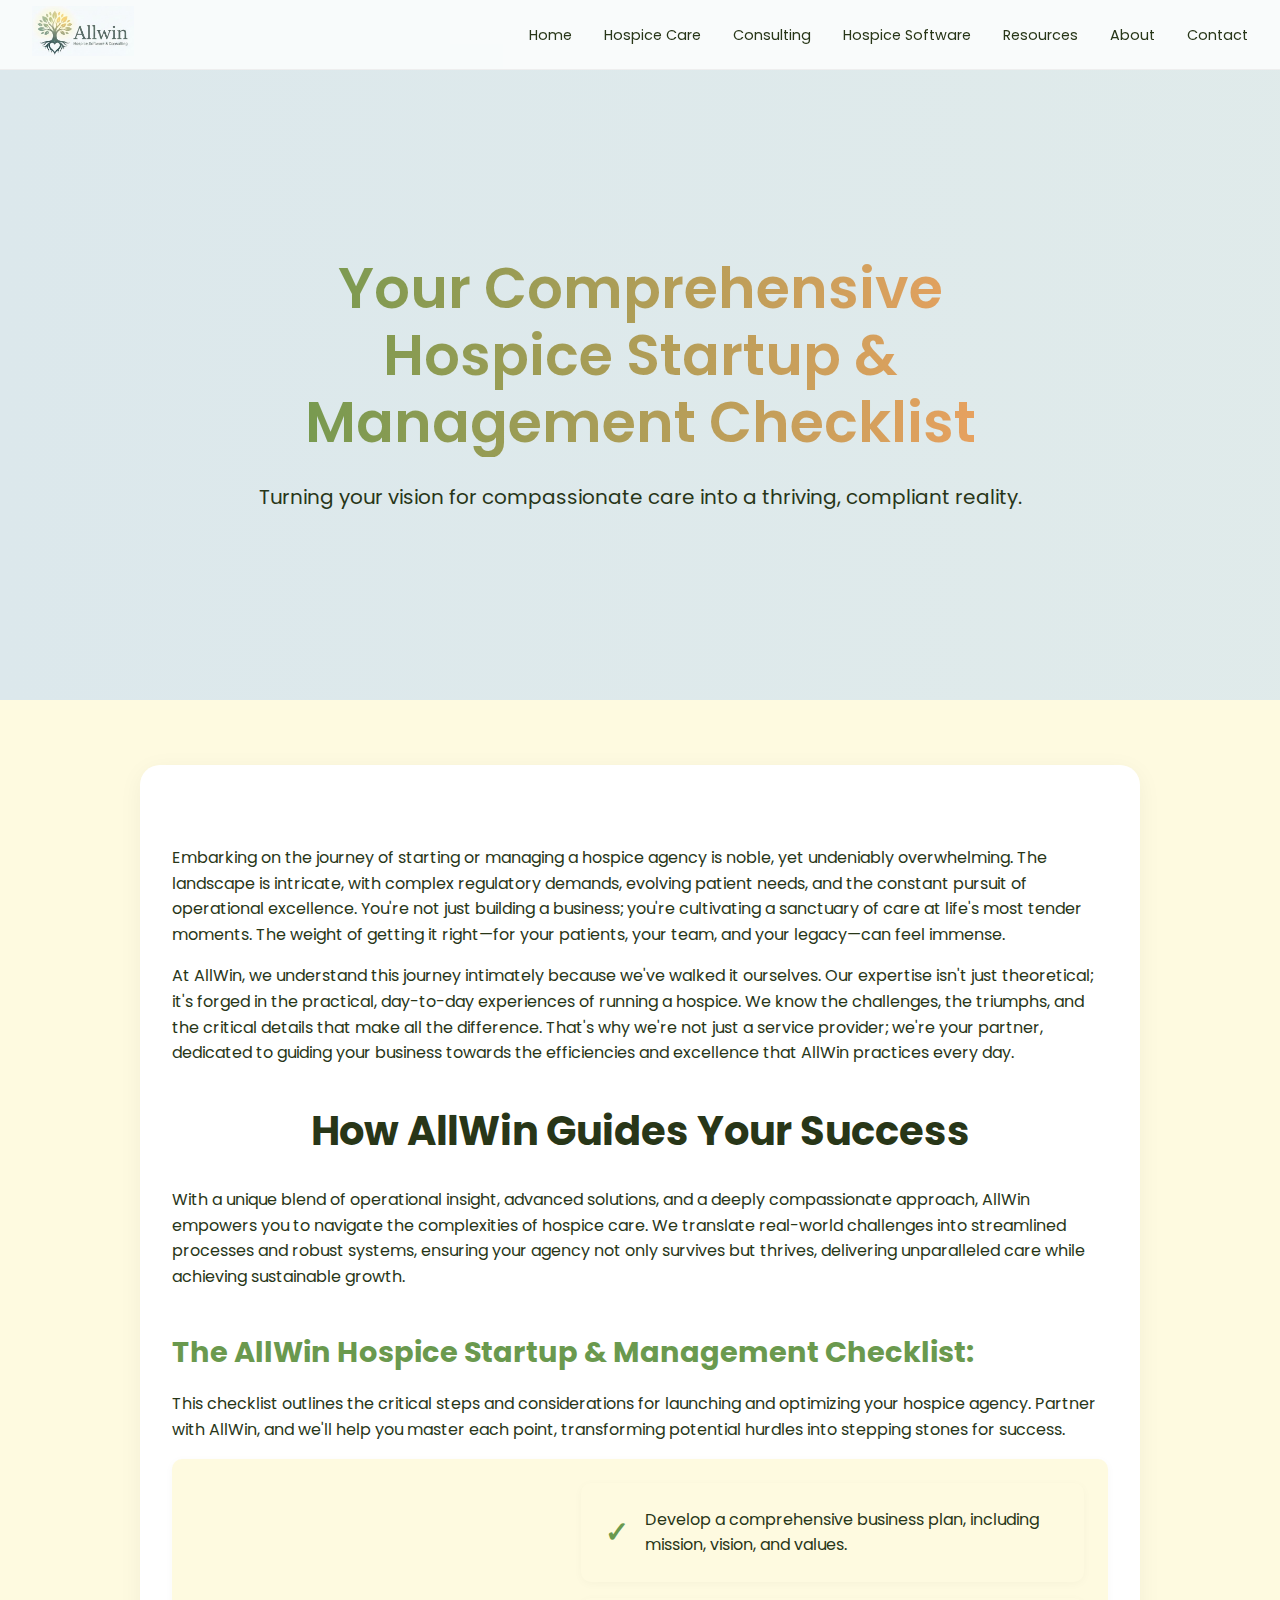
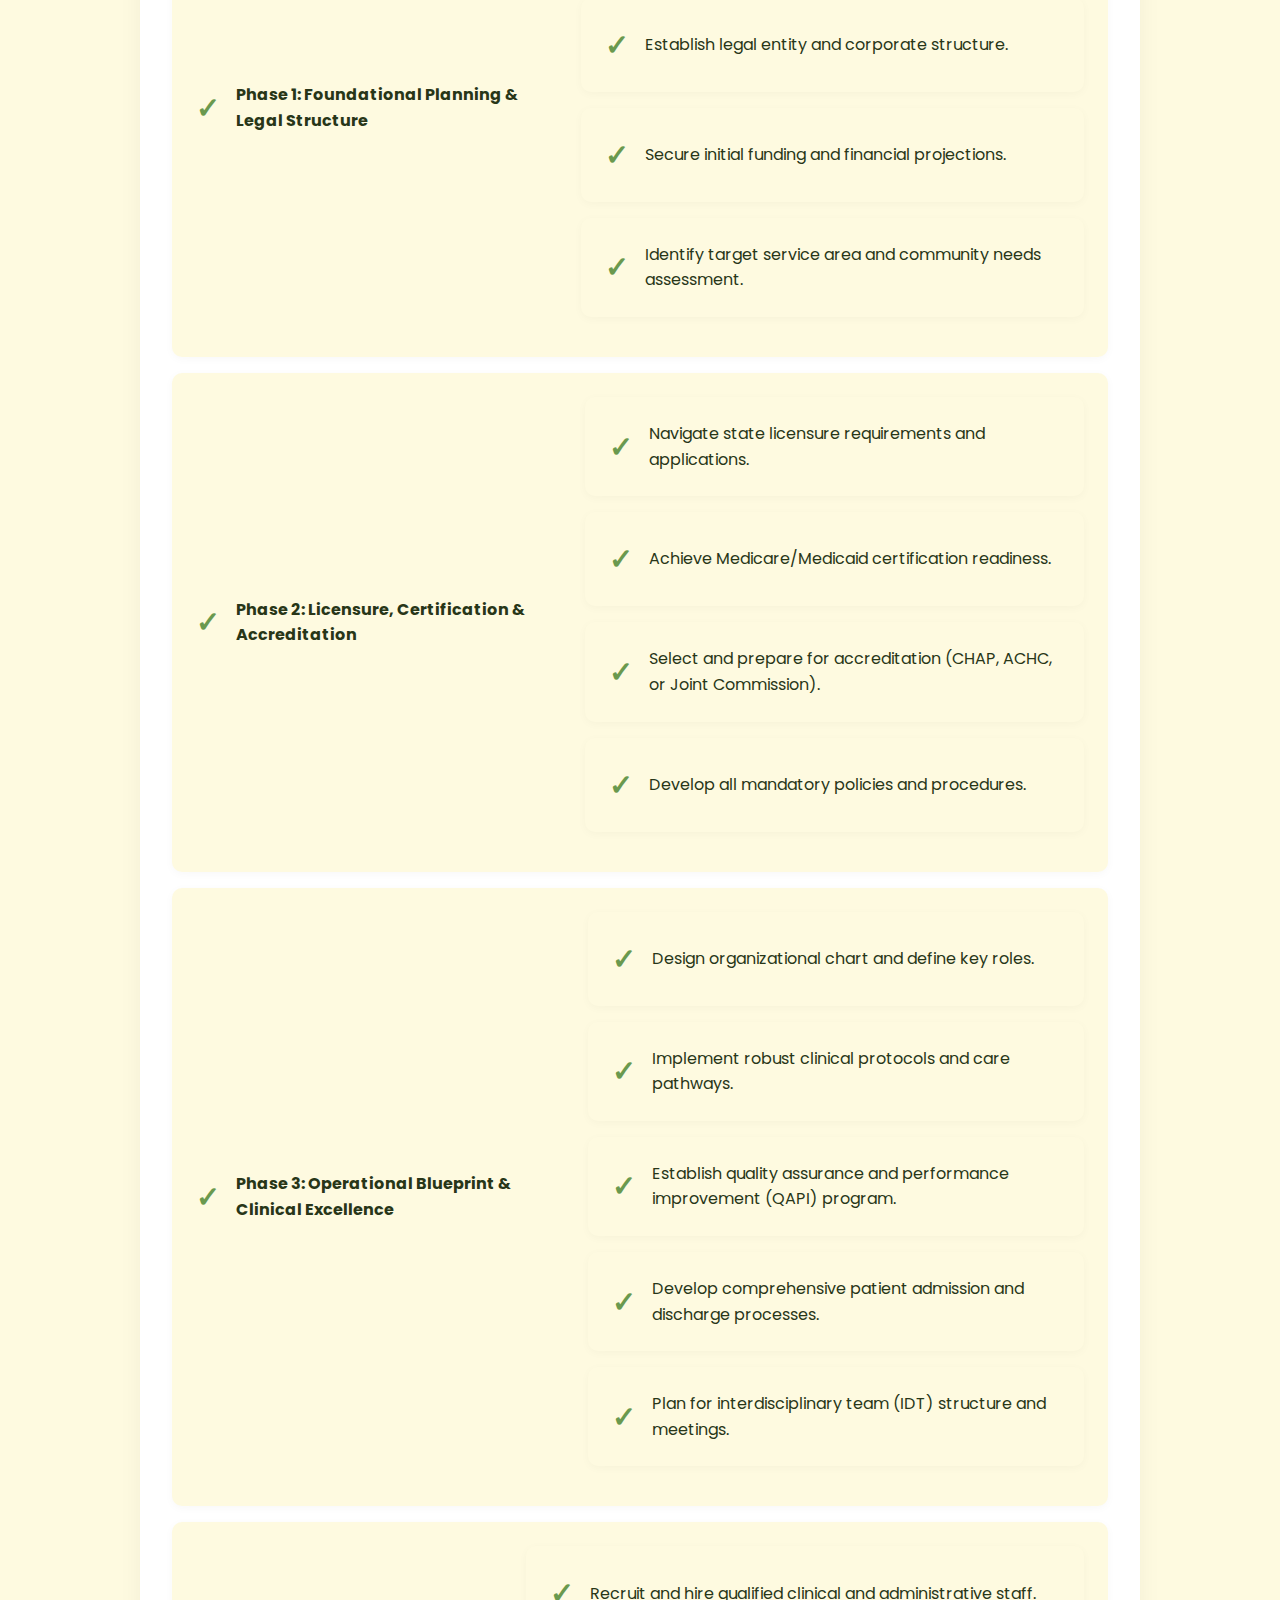
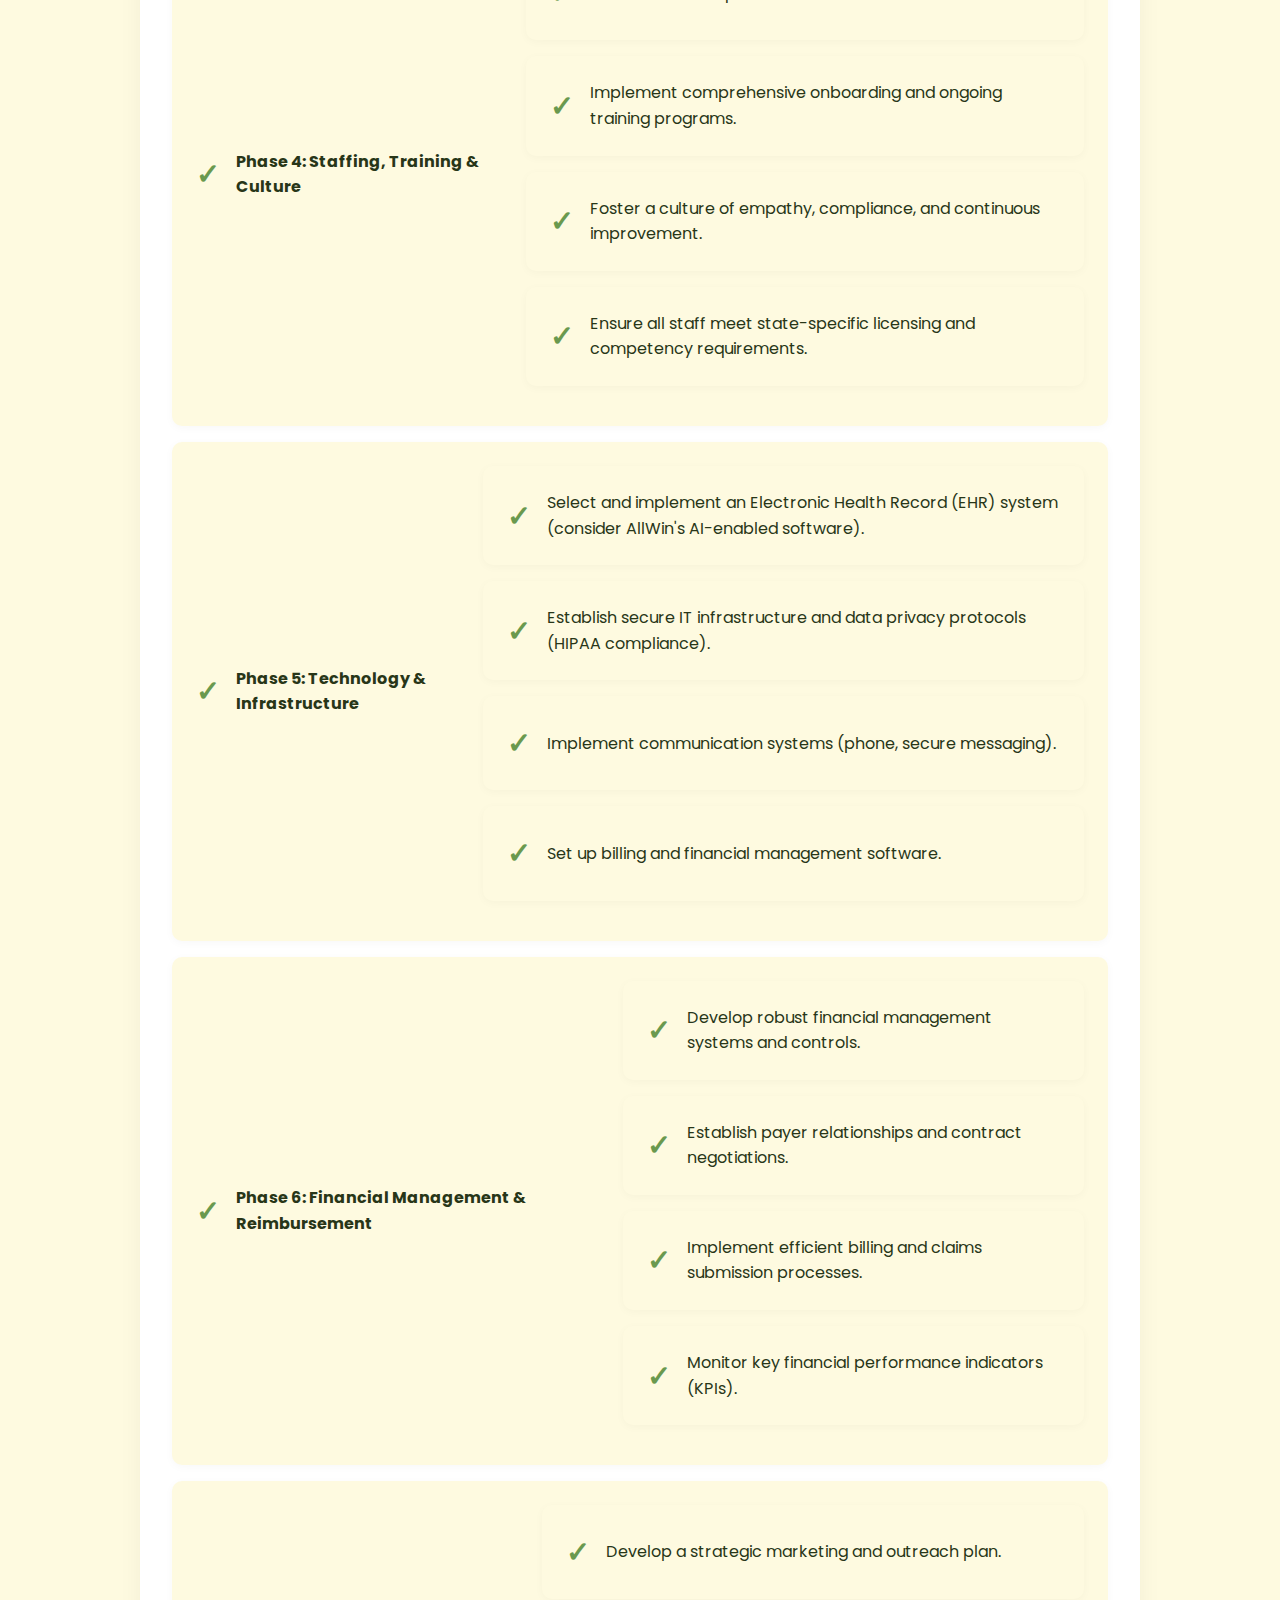
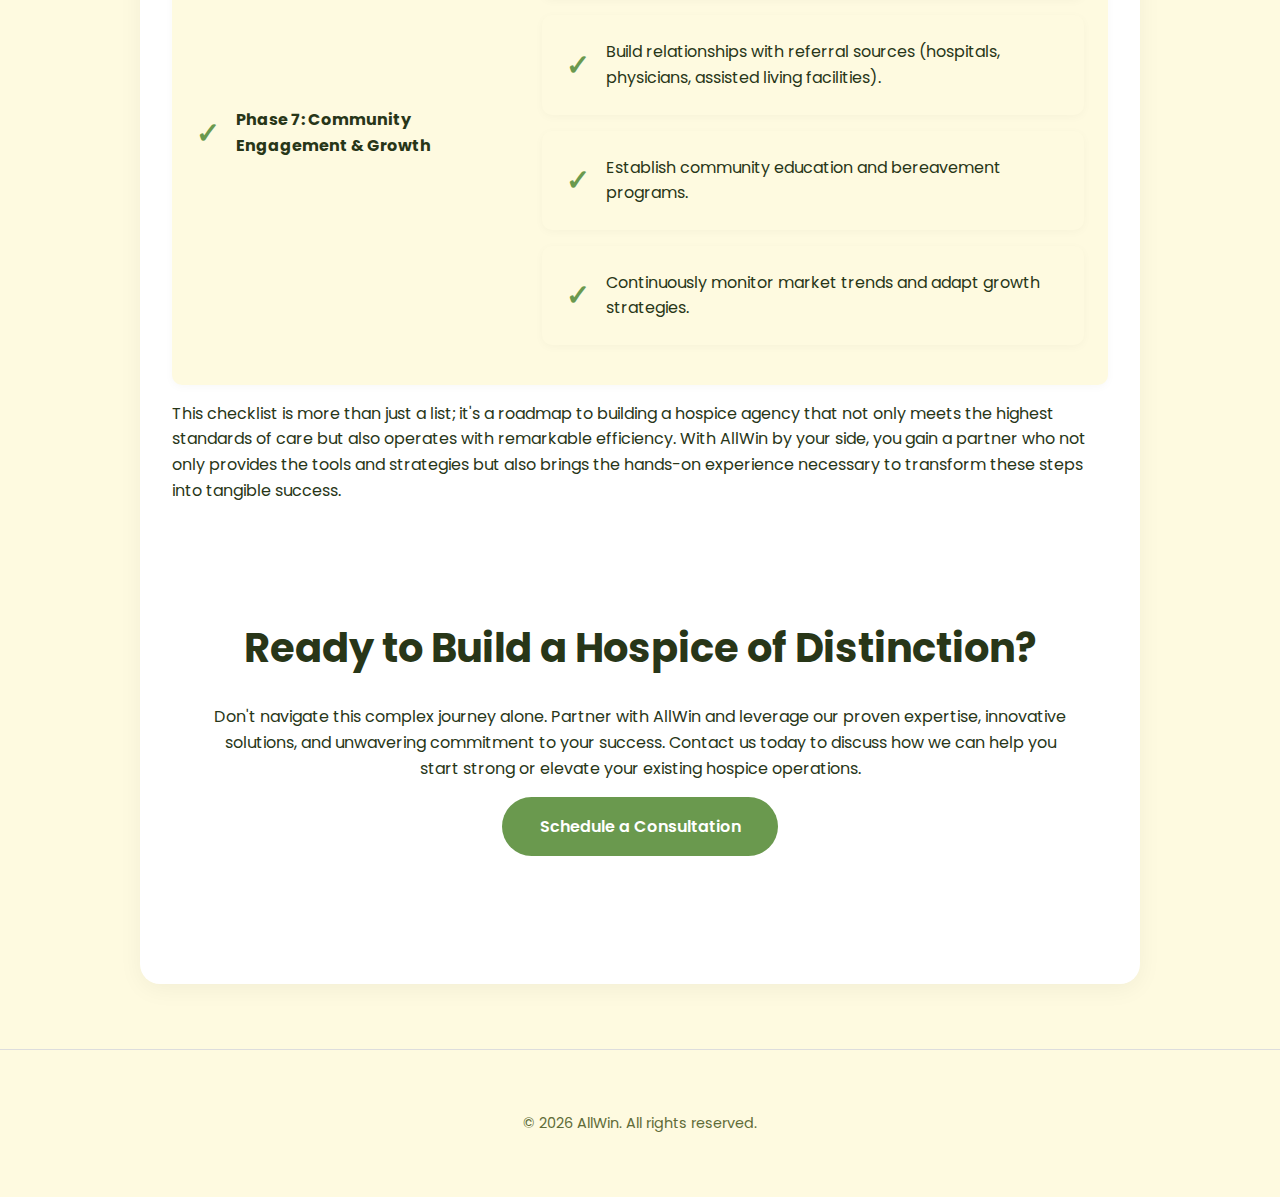
<file: hospice-startup-checklist.html>
<!DOCTYPE html>
<html lang="en">
<head>
    <meta charset="UTF-8">
    <meta name="viewport" content="width=device-width, initial-scale=1.0">
    <title>Hospice Startup Checklist - AllWin</title>
    <link rel="preconnect" href="https://fonts.googleapis.com">
    <link rel="preconnect" href="https://fonts.gstatic.com" crossorigin>
    <link href="https://fonts.googleapis.com/css2?family=Poppins:wght@300;400;600;700&display=swap" rel="stylesheet">
    <link rel="stylesheet" href="style.css">
    <style>
        .page-content {
            background-color: var(--background-color);
            padding: 1px 0;
        }
        .content-block {
            background-color: var(--white-color);
            padding: 4rem 2rem;
            margin: 4rem auto;
            border-radius: 20px;
            max-width: 1000px;
            box-shadow: 0 5px 25px rgba(0,0,0,0.05);
            text-align: left;
        }
        .content-block h2 {
            font-size: 2.5rem;
            margin-bottom: 1.5rem;
            text-align: center;
            color: var(--text-color);
        }
        .content-block h3 {
            font-size: 1.8rem;
            margin-top: 2.5rem;
            margin-bottom: 1rem;
            color: var(--primary-color);
        }
        .checklist {
            list-style: none;
            padding: 0;
        }
        .checklist li {
            background-color: var(--background-color);
            margin-bottom: 1rem;
            padding: 1.5rem;
            border-radius: 10px;
            display: flex;
            align-items: center;
            box-shadow: 0 2px 10px rgba(0,0,0,0.03);
            transition: transform 0.2s ease-in-out;
        }
        .checklist li:hover {
            transform: translateY(-3px);
        }
        .checklist li::before {
            content: '✓';
            color: var(--primary-color);
            font-size: 1.8rem;
            font-weight: 700;
            margin-right: 1rem;
        }
        .cta-section {
            text-align: center;
            padding: 4rem 2rem;
        }
    </style>
</head>
<body>
    <header>
        <nav class="navbar">
            <div class="logo"><img src="images/Logo.png" alt="AllWin Logo"></div>
            <div class="nav-links">
                <ul>
                    <li><a href="index.html">Home</a></li>
                    <li><a href="hospice-care.html">Hospice Care</a></li>
                    <li><a href="consulting.html">Consulting</a></li>
                    <li><a href="software.html">Hospice Software</a></li>
                    <li><a href="resources.html">Resources</a></li>
                    <li><a href="about.html">About</a></li>
                    <li><a href="contact.html">Contact</a></li>
                </ul>
            </div>
            <button class="hamburger-menu" aria-label="Toggle Menu">
                <span class="hamburger-bar"></span>
                <span class="hamburger-bar"></span>
                <span class="hamburger-bar"></span>
            </button>
        </nav>
    </header>

    <main>
        <section class="parallax-section">
            <div class="parallax-content">
                <h1 class="hero-title">Your Comprehensive Hospice Startup & Management Checklist</h1>
                <p>Turning your vision for compassionate care into a thriving, compliant reality.</p>
            </div>
        </section>

        <div class="page-content">
            <div class="content-block">
                <p>Embarking on the journey of starting or managing a hospice agency is noble, yet undeniably overwhelming. The landscape is intricate, with complex regulatory demands, evolving patient needs, and the constant pursuit of operational excellence. You're not just building a business; you're cultivating a sanctuary of care at life's most tender moments. The weight of getting it right—for your patients, your team, and your legacy—can feel immense.</p>

                <p>At AllWin, we understand this journey intimately because we've walked it ourselves. Our expertise isn't just theoretical; it's forged in the practical, day-to-day experiences of running a hospice. We know the challenges, the triumphs, and the critical details that make all the difference. That's why we're not just a service provider; we're your partner, dedicated to guiding your business towards the efficiencies and excellence that AllWin practices every day.</p>

                <h2>How AllWin Guides Your Success</h2>
                <p>With a unique blend of operational insight, advanced solutions, and a deeply compassionate approach, AllWin empowers you to navigate the complexities of hospice care. We translate real-world challenges into streamlined processes and robust systems, ensuring your agency not only survives but thrives, delivering unparalleled care while achieving sustainable growth.</p>

                <h3>The AllWin Hospice Startup & Management Checklist:</h3>
                <p>This checklist outlines the critical steps and considerations for launching and optimizing your hospice agency. Partner with AllWin, and we'll help you master each point, transforming potential hurdles into stepping stones for success.</p>

                <ul class="checklist">
                    <li>
                        <strong>Phase 1: Foundational Planning & Legal Structure</strong>
                        <ul>
                            <li>Develop a comprehensive business plan, including mission, vision, and values.</li>
                            <li>Establish legal entity and corporate structure.</li>
                            <li>Secure initial funding and financial projections.</li>
                            <li>Identify target service area and community needs assessment.</li>
                        </ul>
                    </li>
                    <li>
                        <strong>Phase 2: Licensure, Certification & Accreditation</strong>
                        <ul>
                            <li>Navigate state licensure requirements and applications.</li>
                            <li>Achieve Medicare/Medicaid certification readiness.</li>
                            <li>Select and prepare for accreditation (CHAP, ACHC, or Joint Commission).</li>
                            <li>Develop all mandatory policies and procedures.</li>
                        </ul>
                    </li>
                    <li>
                        <strong>Phase 3: Operational Blueprint & Clinical Excellence</strong>
                        <ul>
                            <li>Design organizational chart and define key roles.</li>
                            <li>Implement robust clinical protocols and care pathways.</li>
                            <li>Establish quality assurance and performance improvement (QAPI) program.</li>
                            <li>Develop comprehensive patient admission and discharge processes.</li>
                            <li>Plan for interdisciplinary team (IDT) structure and meetings.</li>
                        </ul>
                    </li>
                    <li>
                        <strong>Phase 4: Staffing, Training & Culture</strong>
                        <ul>
                            <li>Recruit and hire qualified clinical and administrative staff.</li>
                            <li>Implement comprehensive onboarding and ongoing training programs.</li>
                            <li>Foster a culture of empathy, compliance, and continuous improvement.</li>
                            <li>Ensure all staff meet state-specific licensing and competency requirements.</li>
                        </ul>
                    </li>
                    <li>
                        <strong>Phase 5: Technology & Infrastructure</strong>
                        <ul>
                            <li>Select and implement an Electronic Health Record (EHR) system (consider AllWin's AI-enabled software).</li>
                            <li>Establish secure IT infrastructure and data privacy protocols (HIPAA compliance).</li>
                            <li>Implement communication systems (phone, secure messaging).</li>
                            <li>Set up billing and financial management software.</li>
                        </ul>
                    </li>
                    <li>
                        <strong>Phase 6: Financial Management & Reimbursement</strong>
                        <ul>
                            <li>Develop robust financial management systems and controls.</li>
                            <li>Establish payer relationships and contract negotiations.</li>
                            <li>Implement efficient billing and claims submission processes.</li>
                            <li>Monitor key financial performance indicators (KPIs).</li>
                        </ul>
                    </li>
                    <li>
                        <strong>Phase 7: Community Engagement & Growth</strong>
                        <ul>
                            <li>Develop a strategic marketing and outreach plan.</li>
                            <li>Build relationships with referral sources (hospitals, physicians, assisted living facilities).</li>
                            <li>Establish community education and bereavement programs.</li>
                            <li>Continuously monitor market trends and adapt growth strategies.</li>
                        </ul>
                    </li>
                </ul>

                <p>This checklist is more than just a list; it's a roadmap to building a hospice agency that not only meets the highest standards of care but also operates with remarkable efficiency. With AllWin by your side, you gain a partner who not only provides the tools and strategies but also brings the hands-on experience necessary to transform these steps into tangible success.</p>

                <section class="cta-section">
                    <h2>Ready to Build a Hospice of Distinction?</h2>
                    <p>Don't navigate this complex journey alone. Partner with AllWin and leverage our proven expertise, innovative solutions, and unwavering commitment to your success. Contact us today to discuss how we can help you start strong or elevate your existing hospice operations.</p>
                    <div class="cta-buttons">
                        <a href="contact.html" class="btn btn-primary">Schedule a Consultation</a>
                    </div>
                </section>
            </div>
        </div>
    </main>

    <footer>
        <p>&copy; 2026 AllWin. All rights reserved.</p>
    </footer>

    <script src="script.js"></script>
</body>
</html>
</file>
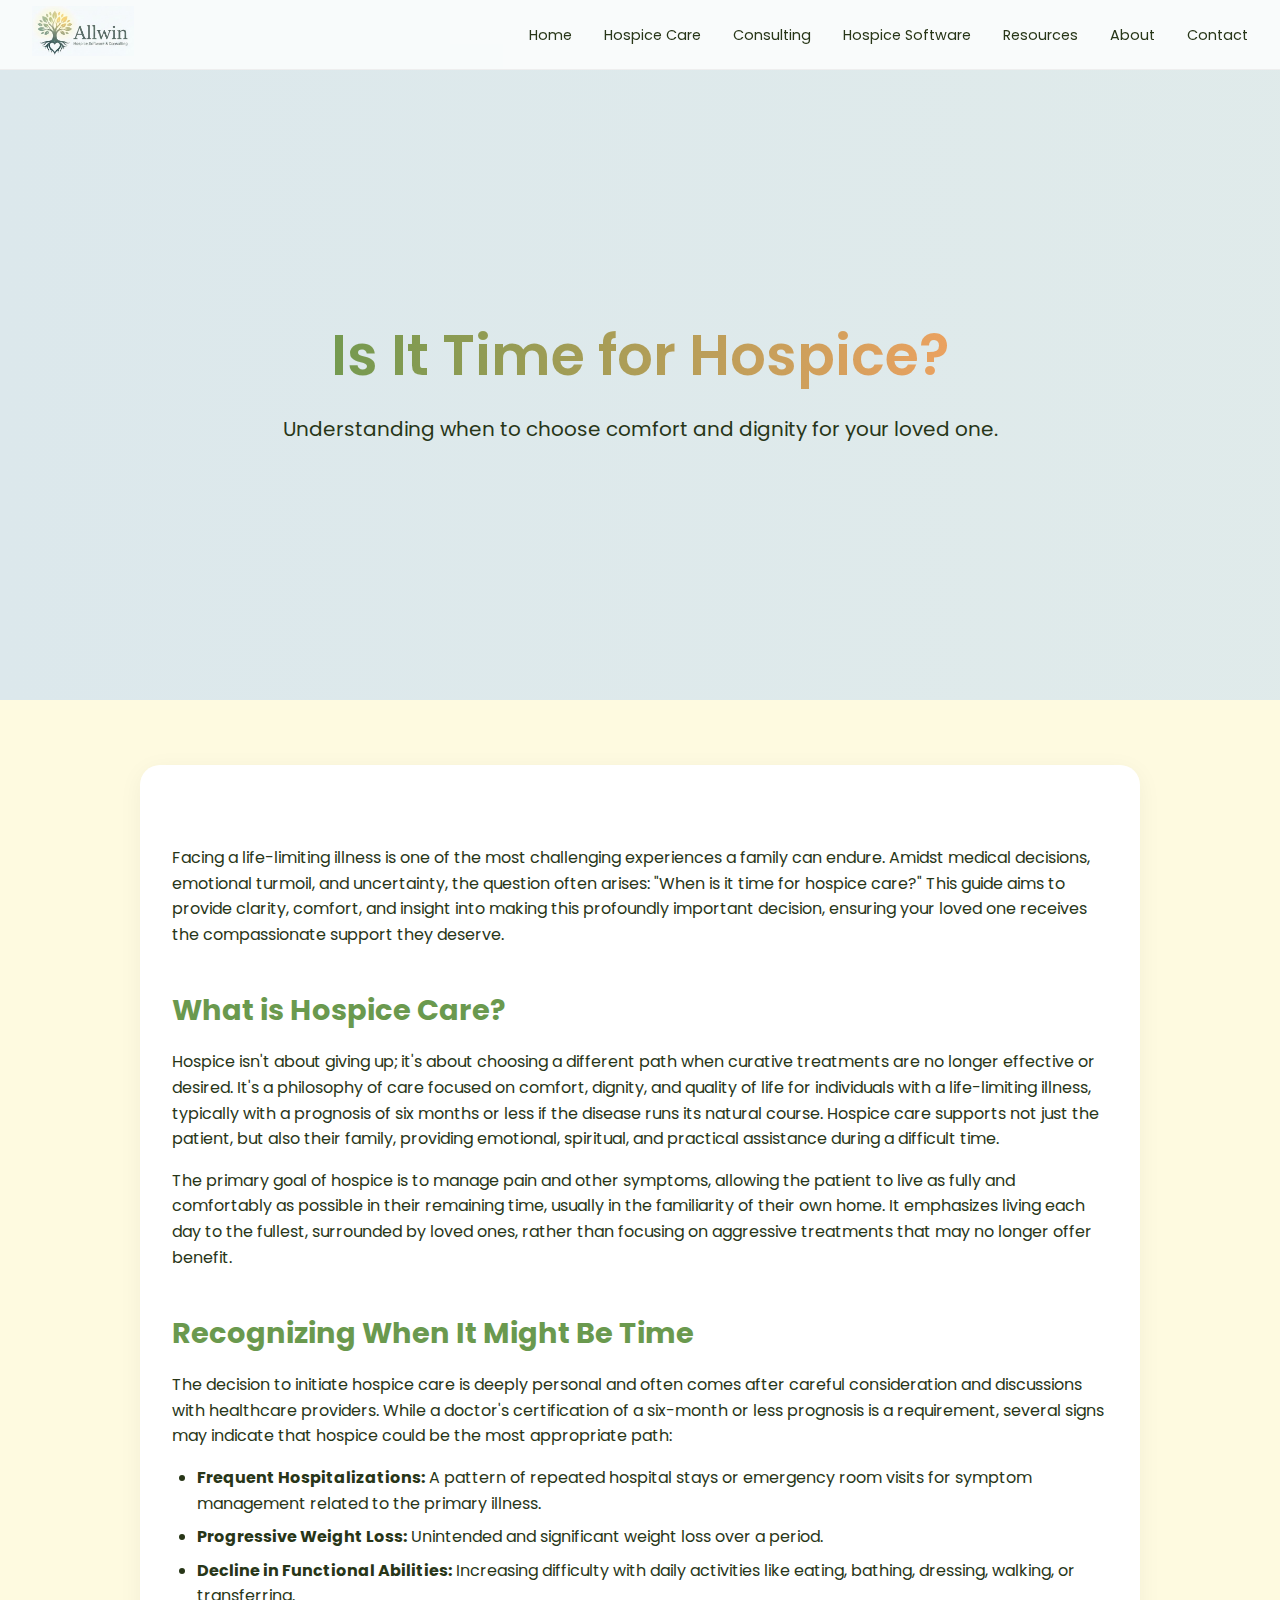
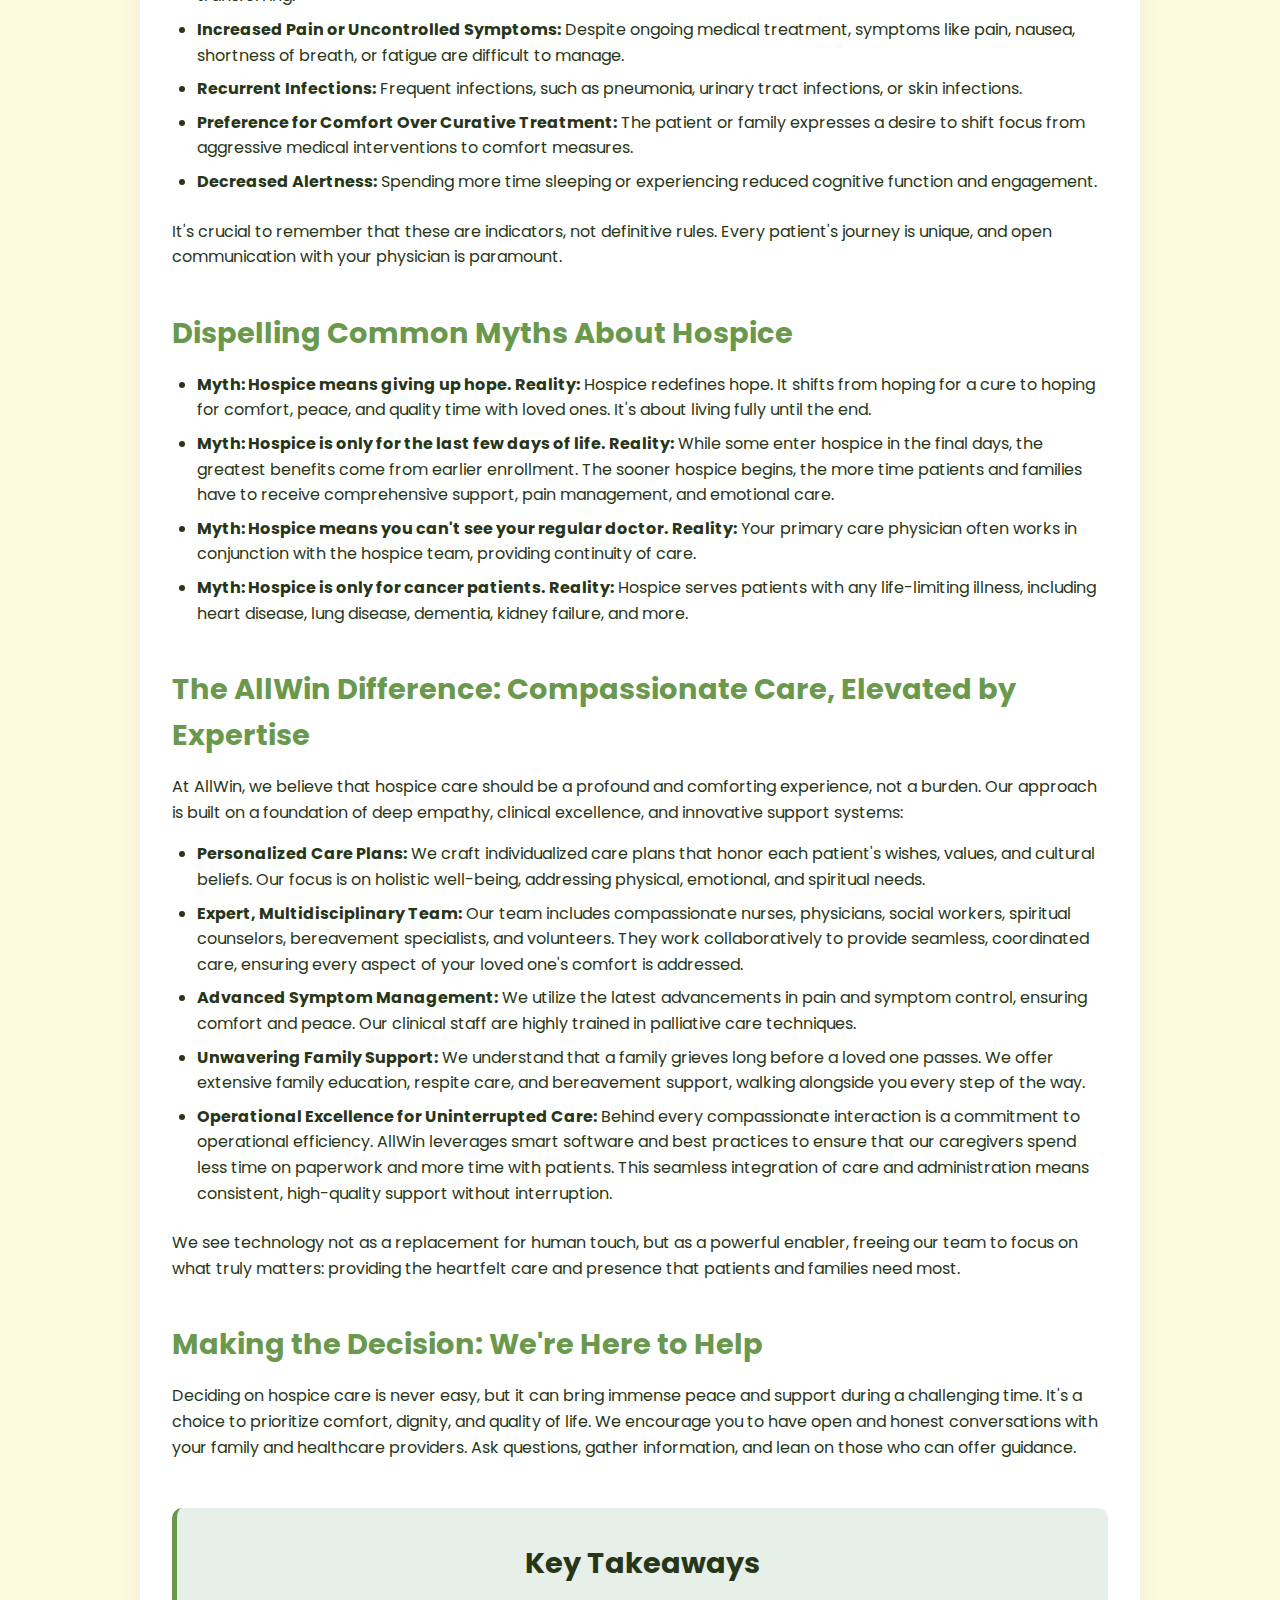
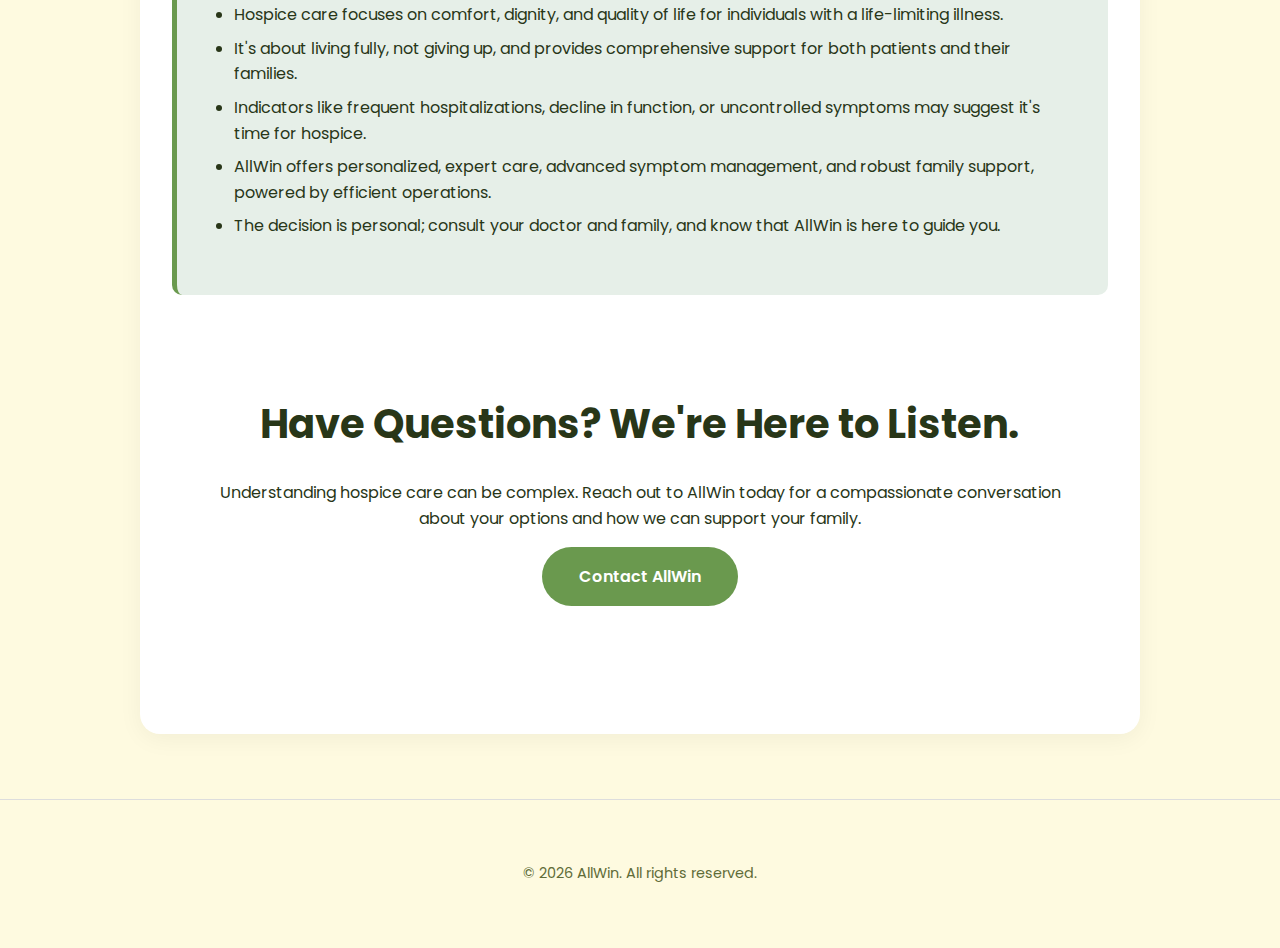
<file: is-it-time-for-hospice.html>
<!DOCTYPE html>
<html lang="en">
<head>
    <meta charset="UTF-8">
    <meta name="viewport" content="width=device-width, initial-scale=1.0">
    <title>Is It Time for Hospice? - AllWin</title>
    <link rel="preconnect" href="https://fonts.googleapis.com">
    <link rel="preconnect" href="https://fonts.gstatic.com" crossorigin>
    <link href="https://fonts.googleapis.com/css2?family=Poppins:wght@300;400;600;700&display=swap" rel="stylesheet">
    <link rel="stylesheet" href="style.css">
    <style>
        .page-content {
            background-color: var(--background-color);
            padding: 1px 0;
        }
        .content-block {
            background-color: var(--white-color);
            padding: 4rem 2rem;
            margin: 4rem auto;
            border-radius: 20px;
            max-width: 1000px;
            box-shadow: 0 5px 25px rgba(0,0,0,0.05);
            text-align: left;
        }
        .content-block h2 {
            font-size: 2.5rem;
            margin-bottom: 1.5rem;
            text-align: center;
        }
        .content-block h3 {
            font-size: 1.8rem;
            margin-top: 2.5rem;
            margin-bottom: 1rem;
            color: var(--primary-color);
        }
        .content-block ul {
            list-style-type: disc;
            padding-left: 25px;
            margin-bottom: 1.5rem;
        }
        .content-block li {
            margin-bottom: 0.5rem;
        }
        .summary-box {
            background-color: #e6efe8; /* Lighter green background */
            border-left: 5px solid var(--primary-color);
            padding: 2rem;
            margin-top: 3rem;
            border-radius: 10px;
        }
        .summary-box h3 {
            color: var(--text-color);
            text-align: center;
            margin-top: 0;
        }
        .cta-section {
            text-align: center;
            padding: 4rem 2rem;
        }
    </style>
</head>
<body>
    <header>
        <nav class="navbar">
            <div class="logo"><img src="images/Logo.png" alt="AllWin Logo"></div>
            <div class="nav-links">
                <ul>
                    <li><a href="index.html">Home</a></li>
                    <li><a href="hospice-care.html">Hospice Care</a></li>
                    <li><a href="consulting.html">Consulting</a></li>
                    <li><a href="software.html">Hospice Software</a></li>
                    <li><a href="resources.html">Resources</a></li>
                    <li><a href="about.html">About</a></li>
                    <li><a href="contact.html">Contact</a></li>
                </ul>
            </div>
            <button class="hamburger-menu" aria-label="Toggle Menu">
                <span class="hamburger-bar"></span>
                <span class="hamburger-bar"></span>
                <span class="hamburger-bar"></span>
            </button>
        </nav>
    </header>

    <main>
        <section class="parallax-section">
            <div class="parallax-content">
                <h1 class="hero-title">Is It Time for Hospice?</h1>
                <p>Understanding when to choose comfort and dignity for your loved one.</p>
            </div>
        </section>

        <div class="page-content">
            <div class="content-block">
                <p>Facing a life-limiting illness is one of the most challenging experiences a family can endure. Amidst medical decisions, emotional turmoil, and uncertainty, the question often arises: "When is it time for hospice care?" This guide aims to provide clarity, comfort, and insight into making this profoundly important decision, ensuring your loved one receives the compassionate support they deserve.</p>

                <h3>What is Hospice Care?</h3>
                <p>Hospice isn't about giving up; it's about choosing a different path when curative treatments are no longer effective or desired. It's a philosophy of care focused on comfort, dignity, and quality of life for individuals with a life-limiting illness, typically with a prognosis of six months or less if the disease runs its natural course. Hospice care supports not just the patient, but also their family, providing emotional, spiritual, and practical assistance during a difficult time.</p>
                <p>The primary goal of hospice is to manage pain and other symptoms, allowing the patient to live as fully and comfortably as possible in their remaining time, usually in the familiarity of their own home. It emphasizes living each day to the fullest, surrounded by loved ones, rather than focusing on aggressive treatments that may no longer offer benefit.</p>

                <h3>Recognizing When It Might Be Time</h3>
                <p>The decision to initiate hospice care is deeply personal and often comes after careful consideration and discussions with healthcare providers. While a doctor's certification of a six-month or less prognosis is a requirement, several signs may indicate that hospice could be the most appropriate path:</p>
                <ul>
                    <li><strong>Frequent Hospitalizations:</strong> A pattern of repeated hospital stays or emergency room visits for symptom management related to the primary illness.</li>
                    <li><strong>Progressive Weight Loss:</strong> Unintended and significant weight loss over a period.</li>
                    <li><strong>Decline in Functional Abilities:</strong> Increasing difficulty with daily activities like eating, bathing, dressing, walking, or transferring.</li>
                    <li><strong>Increased Pain or Uncontrolled Symptoms:</strong> Despite ongoing medical treatment, symptoms like pain, nausea, shortness of breath, or fatigue are difficult to manage.</li>
                    <li><strong>Recurrent Infections:</strong> Frequent infections, such as pneumonia, urinary tract infections, or skin infections.</li>
                    <li><strong>Preference for Comfort Over Curative Treatment:</strong> The patient or family expresses a desire to shift focus from aggressive medical interventions to comfort measures.</li>
                    <li><strong>Decreased Alertness:</strong> Spending more time sleeping or experiencing reduced cognitive function and engagement.</li>
                </ul>
                <p>It's crucial to remember that these are indicators, not definitive rules. Every patient's journey is unique, and open communication with your physician is paramount.</p>

                <h3>Dispelling Common Myths About Hospice</h3>
                <ul>
                    <li><strong>Myth: Hospice means giving up hope.</strong>
                        <strong>Reality:</strong> Hospice redefines hope. It shifts from hoping for a cure to hoping for comfort, peace, and quality time with loved ones. It's about living fully until the end.
                    </li>
                    <li><strong>Myth: Hospice is only for the last few days of life.</strong>
                        <strong>Reality:</strong> While some enter hospice in the final days, the greatest benefits come from earlier enrollment. The sooner hospice begins, the more time patients and families have to receive comprehensive support, pain management, and emotional care.
                    </li>
                    <li><strong>Myth: Hospice means you can't see your regular doctor.</strong>
                        <strong>Reality:</strong> Your primary care physician often works in conjunction with the hospice team, providing continuity of care.
                    </li>
                    <li><strong>Myth: Hospice is only for cancer patients.</strong>
                        <strong>Reality:</strong> Hospice serves patients with any life-limiting illness, including heart disease, lung disease, dementia, kidney failure, and more.
                    </li>
                </ul>

                <h3>The AllWin Difference: Compassionate Care, Elevated by Expertise</h3>
                <p>At AllWin, we believe that hospice care should be a profound and comforting experience, not a burden. Our approach is built on a foundation of deep empathy, clinical excellence, and innovative support systems:</p>
                <ul>
                    <li><strong>Personalized Care Plans:</strong> We craft individualized care plans that honor each patient's wishes, values, and cultural beliefs. Our focus is on holistic well-being, addressing physical, emotional, and spiritual needs.</li>
                    <li><strong>Expert, Multidisciplinary Team:</strong> Our team includes compassionate nurses, physicians, social workers, spiritual counselors, bereavement specialists, and volunteers. They work collaboratively to provide seamless, coordinated care, ensuring every aspect of your loved one's comfort is addressed.</li>
                    <li><strong>Advanced Symptom Management:</strong> We utilize the latest advancements in pain and symptom control, ensuring comfort and peace. Our clinical staff are highly trained in palliative care techniques.</li>
                    <li><strong>Unwavering Family Support:</strong> We understand that a family grieves long before a loved one passes. We offer extensive family education, respite care, and bereavement support, walking alongside you every step of the way.</li>
                    <li><strong>Operational Excellence for Uninterrupted Care:</strong> Behind every compassionate interaction is a commitment to operational efficiency. AllWin leverages smart software and best practices to ensure that our caregivers spend less time on paperwork and more time with patients. This seamless integration of care and administration means consistent, high-quality support without interruption.</li>
                </ul>
                <p>We see technology not as a replacement for human touch, but as a powerful enabler, freeing our team to focus on what truly matters: providing the heartfelt care and presence that patients and families need most.</p>

                <h3>Making the Decision: We're Here to Help</h3>
                <p>Deciding on hospice care is never easy, but it can bring immense peace and support during a challenging time. It's a choice to prioritize comfort, dignity, and quality of life. We encourage you to have open and honest conversations with your family and healthcare providers. Ask questions, gather information, and lean on those who can offer guidance.</p>

                <div class="summary-box">
                    <h3>Key Takeaways</h3>
                    <ul>
                        <li>Hospice care focuses on comfort, dignity, and quality of life for individuals with a life-limiting illness.</li>
                        <li>It's about living fully, not giving up, and provides comprehensive support for both patients and their families.</li>
                        <li>Indicators like frequent hospitalizations, decline in function, or uncontrolled symptoms may suggest it's time for hospice.</li>
                        <li>AllWin offers personalized, expert care, advanced symptom management, and robust family support, powered by efficient operations.</li>
                        <li>The decision is personal; consult your doctor and family, and know that AllWin is here to guide you.</li>
                    </ul>
                </div>

                <section class="cta-section">
                    <h2>Have Questions? We're Here to Listen.</h2>
                    <p>Understanding hospice care can be complex. Reach out to AllWin today for a compassionate conversation about your options and how we can support your family.</p>
                    <div class="cta-buttons">
                        <a href="contact.html" class="btn btn-primary">Contact AllWin</a>
                    </div>
                </section>
            </div>
        </div>
    </main>

    <footer>
        <p>&copy; 2026 AllWin. All rights reserved.</p>
    </footer>

    <script src="script.js"></script>
</body>
</html>
</file>
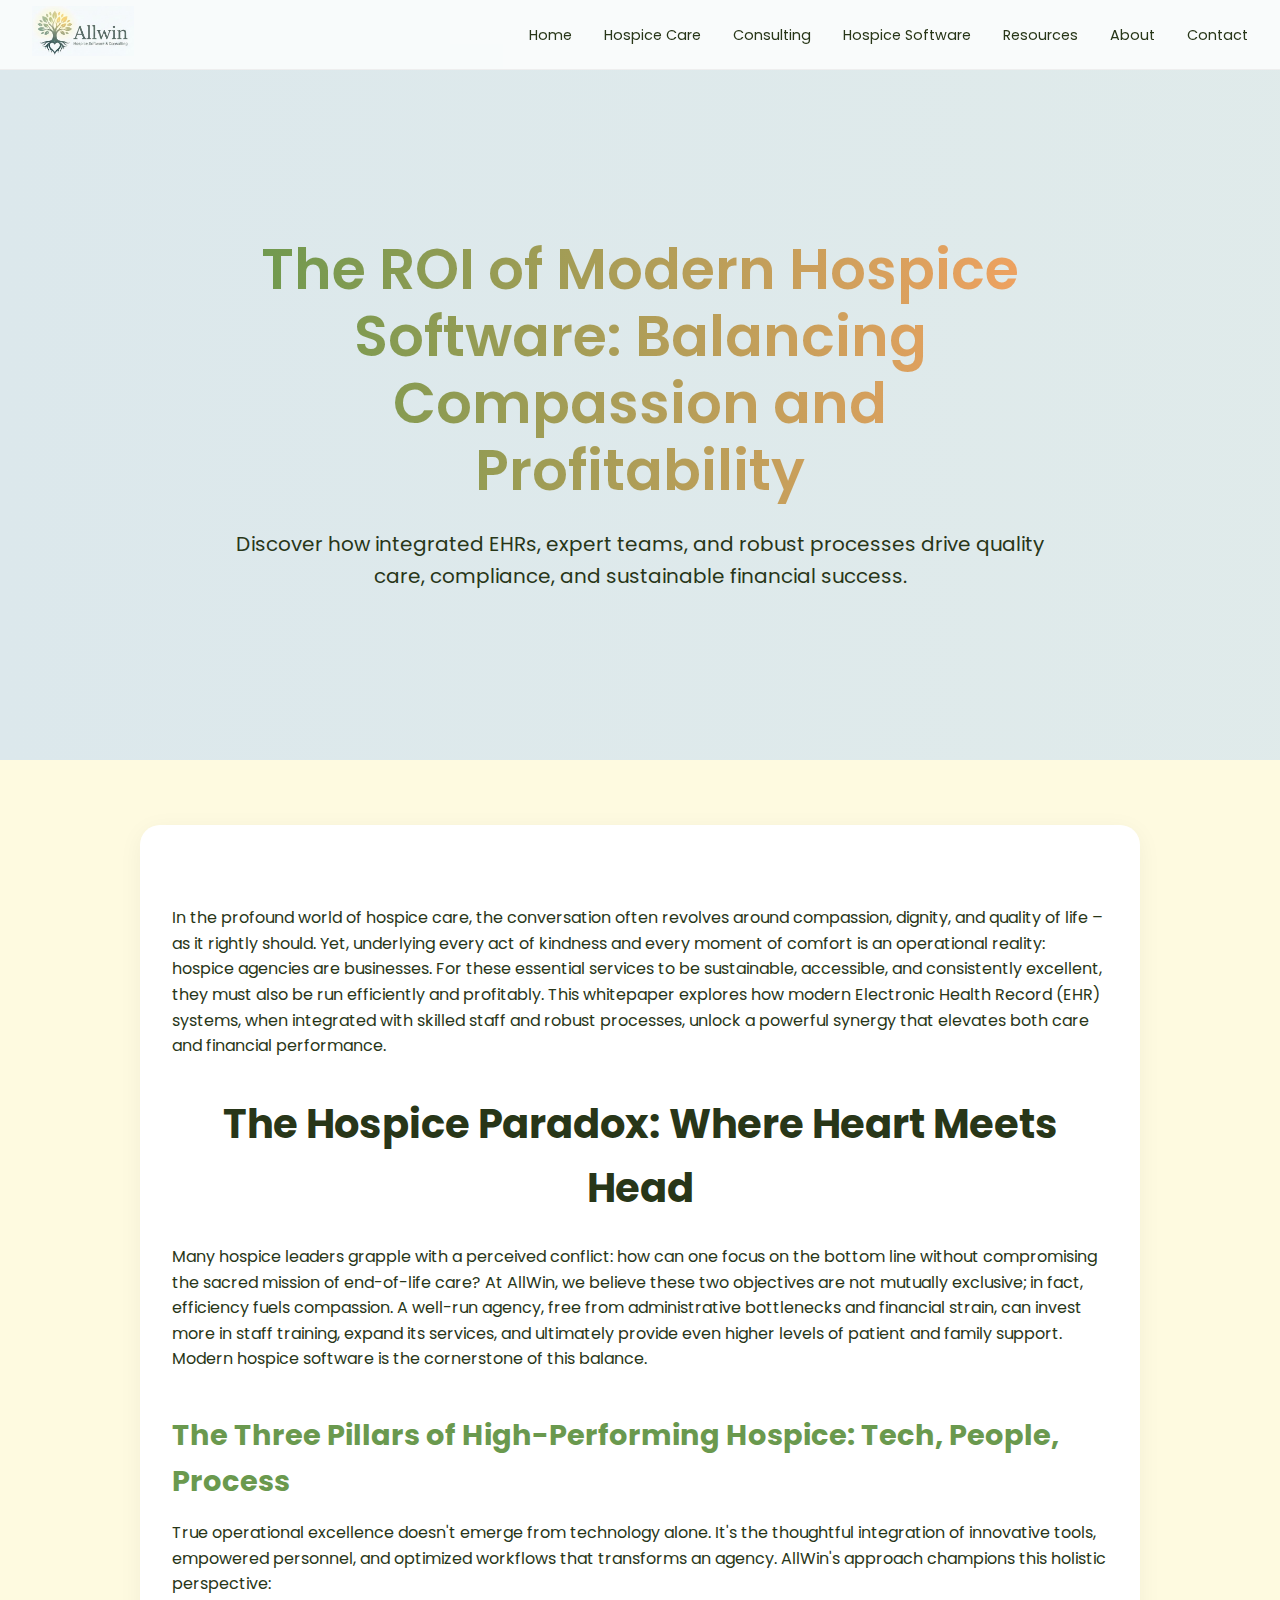
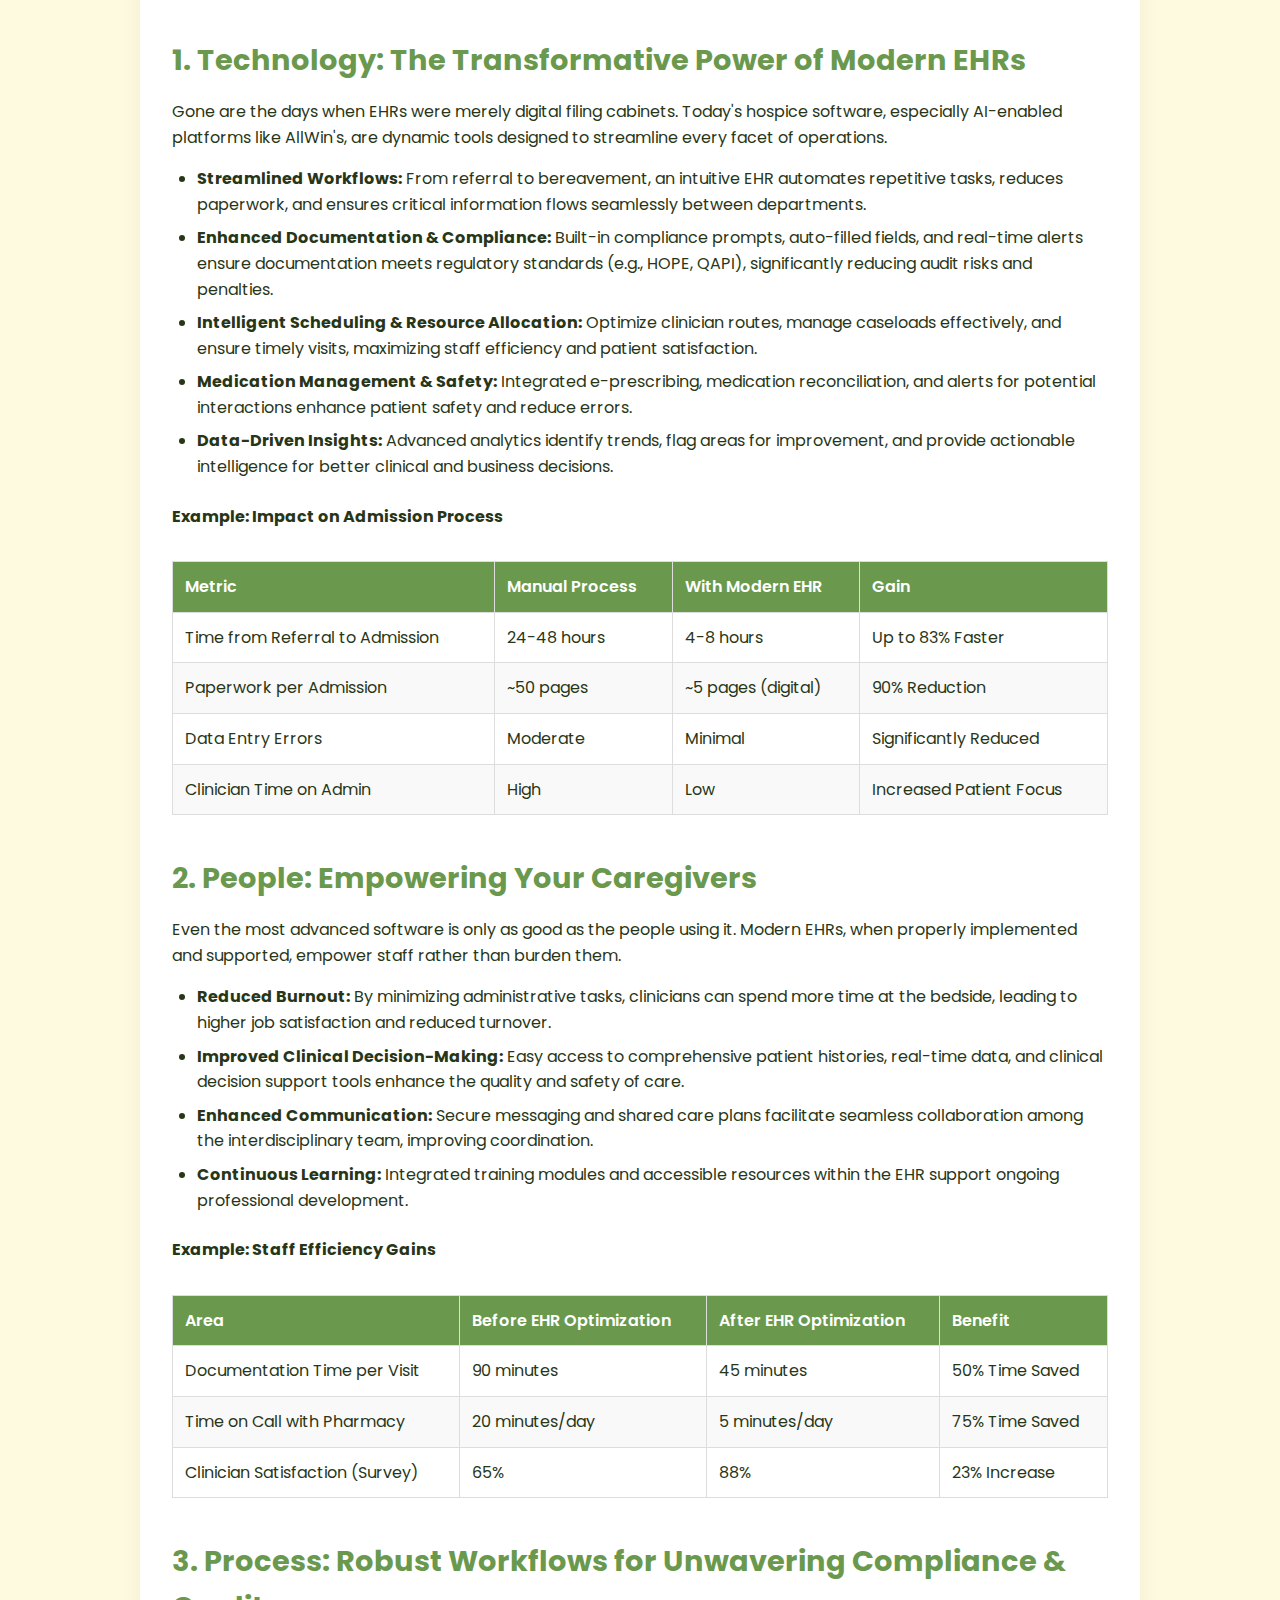
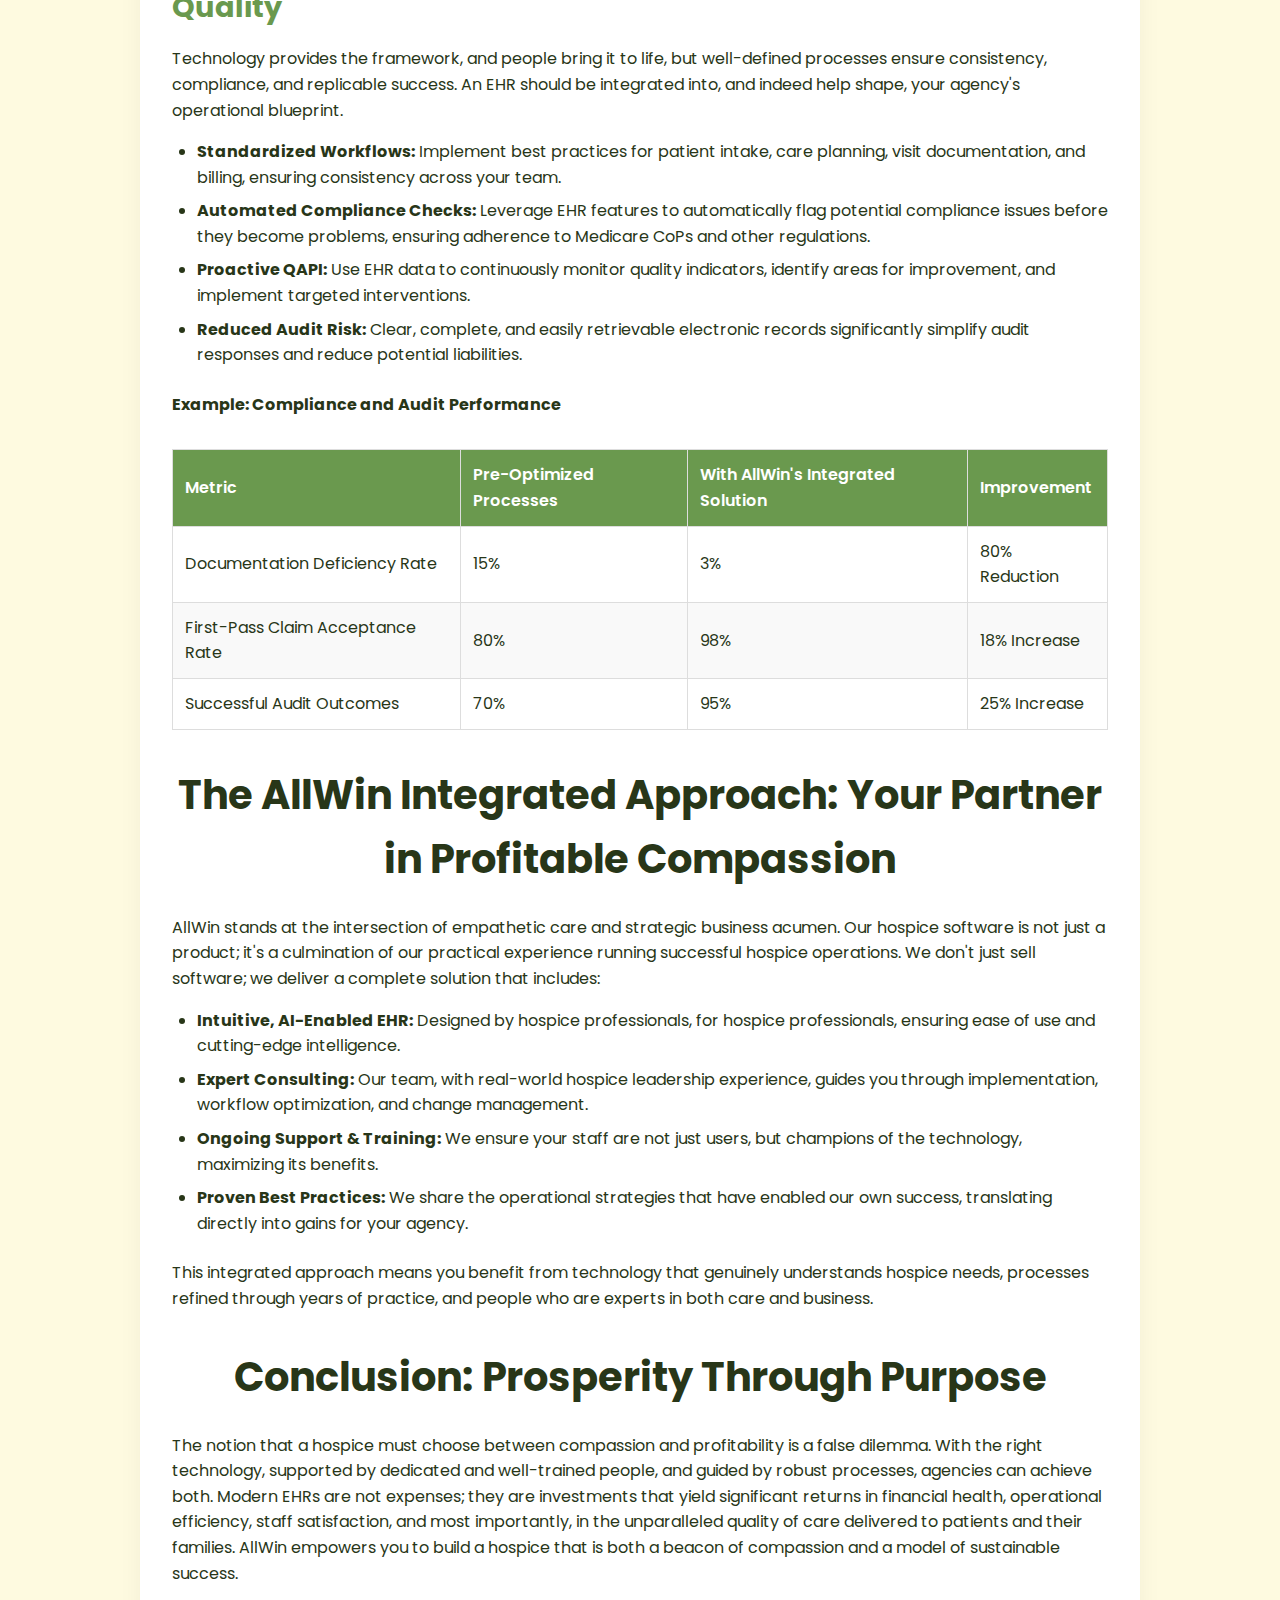
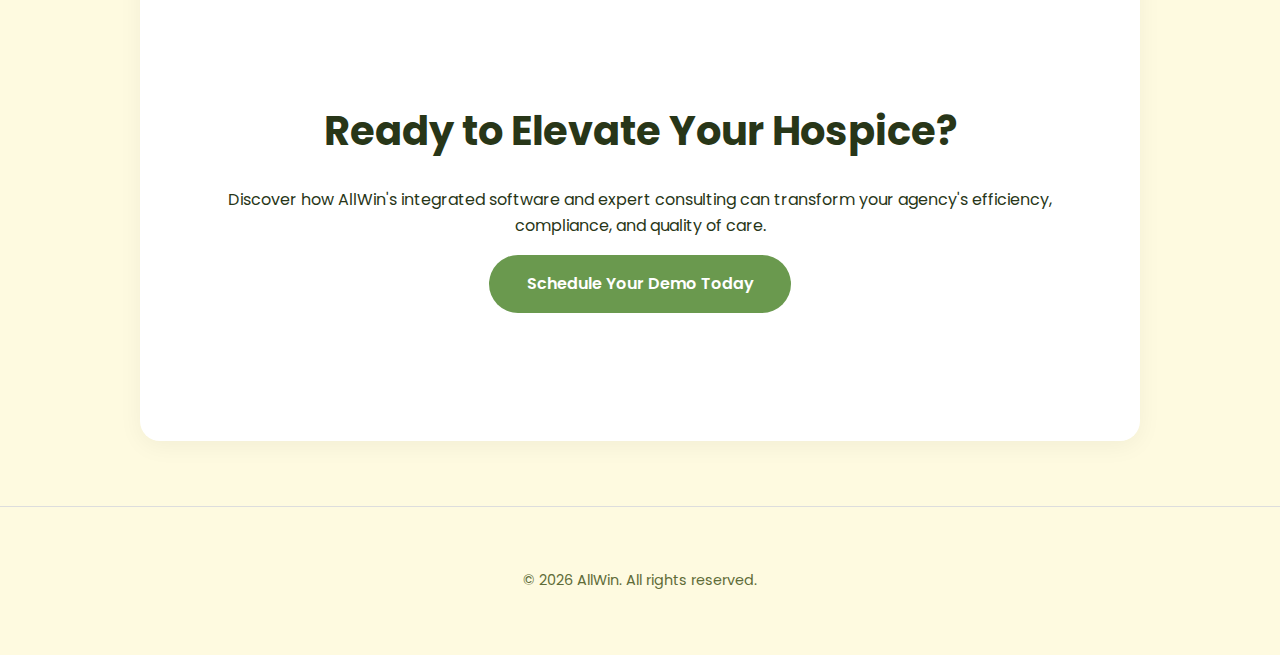
<file: roi-of-hospice-software.html>
<!DOCTYPE html>
<html lang="en">
<head>
    <meta charset="UTF-8">
    <meta name="viewport" content="width=device-width, initial-scale=1.0">
    <title>The ROI of Hospice Software - AllWin</title>
    <link rel="preconnect" href="https://fonts.googleapis.com">
    <link rel="preconnect" href="https://fonts.gstatic.com" crossorigin>
    <link href="https://fonts.googleapis.com/css2?family=Poppins:wght@300;400;600;700&display=swap" rel="stylesheet">
    <link rel="stylesheet" href="style.css">
    <style>
        .page-content {
            background-color: var(--background-color);
            padding: 1px 0;
        }
        .content-block {
            background-color: var(--white-color);
            padding: 4rem 2rem;
            margin: 4rem auto;
            border-radius: 20px;
            max-width: 1000px;
            box-shadow: 0 5px 25px rgba(0,0,0,0.05);
            text-align: left;
        }
        .content-block h2 {
            font-size: 2.5rem;
            margin-bottom: 1.5rem;
            text-align: center;
            color: var(--text-color);
        }
        .content-block h3 {
            font-size: 1.8rem;
            margin-top: 2.5rem;
            margin-bottom: 1rem;
            color: var(--primary-color);
        }
        .content-block table {
            width: 100%;
            border-collapse: collapse;
            margin: 2rem 0;
        }
        .content-block th, .content-block td {
            border: 1px solid #ddd;
            padding: 12px;
            text-align: left;
        }
        .content-block th {
            background-color: var(--primary-color);
            color: var(--white-color);
            font-weight: 600;
        }
        .content-block tr:nth-child(even) {
            background-color: #f9f9f9;
        }
        .content-block ul {
            list-style-type: disc;
            padding-left: 25px;
            margin-bottom: 1.5rem;
        }
        .content-block li {
            margin-bottom: 0.5rem;
        }
        .cta-section {
            text-align: center;
            padding: 4rem 2rem;
        }
    </style>
</head>
<body>
    <header>
        <nav class="navbar">
            <div class="logo"><img src="images/Logo.png" alt="AllWin Logo"></div>
            <div class="nav-links">
                <ul>
                    <li><a href="index.html">Home</a></li>
                    <li><a href="hospice-care.html">Hospice Care</a></li>
                    <li><a href="consulting.html">Consulting</a></li>
                    <li><a href="software.html">Hospice Software</a></li>
                    <li><a href="resources.html">Resources</a></li>
                    <li><a href="about.html">About</a></li>
                    <li><a href="contact.html">Contact</a></li>
                </ul>
            </div>
            <button class="hamburger-menu" aria-label="Toggle Menu">
                <span class="hamburger-bar"></span>
                <span class="hamburger-bar"></span>
                <span class="hamburger-bar"></span>
            </button>
        </nav>
    </header>

    <main>
        <section class="parallax-section">
            <div class="parallax-content">
                <h1 class="hero-title">The ROI of Modern Hospice Software: Balancing Compassion and Profitability</h1>
                <p>Discover how integrated EHRs, expert teams, and robust processes drive quality care, compliance, and sustainable financial success.</p>
            </div>
        </section>

        <div class="page-content">
            <div class="content-block">
                <p>In the profound world of hospice care, the conversation often revolves around compassion, dignity, and quality of life – as it rightly should. Yet, underlying every act of kindness and every moment of comfort is an operational reality: hospice agencies are businesses. For these essential services to be sustainable, accessible, and consistently excellent, they must also be run efficiently and profitably. This whitepaper explores how modern Electronic Health Record (EHR) systems, when integrated with skilled staff and robust processes, unlock a powerful synergy that elevates both care and financial performance.</p>

                <h2>The Hospice Paradox: Where Heart Meets Head</h2>
                <p>Many hospice leaders grapple with a perceived conflict: how can one focus on the bottom line without compromising the sacred mission of end-of-life care? At AllWin, we believe these two objectives are not mutually exclusive; in fact, efficiency fuels compassion. A well-run agency, free from administrative bottlenecks and financial strain, can invest more in staff training, expand its services, and ultimately provide even higher levels of patient and family support. Modern hospice software is the cornerstone of this balance.</p>

                <h3>The Three Pillars of High-Performing Hospice: Tech, People, Process</h3>
                <p>True operational excellence doesn't emerge from technology alone. It's the thoughtful integration of innovative tools, empowered personnel, and optimized workflows that transforms an agency. AllWin's approach champions this holistic perspective:</p>

                <h3>1. Technology: The Transformative Power of Modern EHRs</h3>
                <p>Gone are the days when EHRs were merely digital filing cabinets. Today's hospice software, especially AI-enabled platforms like AllWin's, are dynamic tools designed to streamline every facet of operations.</p>
                <ul>
                    <li><strong>Streamlined Workflows:</strong> From referral to bereavement, an intuitive EHR automates repetitive tasks, reduces paperwork, and ensures critical information flows seamlessly between departments.</li>
                    <li><strong>Enhanced Documentation & Compliance:</strong> Built-in compliance prompts, auto-filled fields, and real-time alerts ensure documentation meets regulatory standards (e.g., HOPE, QAPI), significantly reducing audit risks and penalties.</li>
                    <li><strong>Intelligent Scheduling & Resource Allocation:</strong> Optimize clinician routes, manage caseloads effectively, and ensure timely visits, maximizing staff efficiency and patient satisfaction.</li>
                    <li><strong>Medication Management & Safety:</strong> Integrated e-prescribing, medication reconciliation, and alerts for potential interactions enhance patient safety and reduce errors.</li>
                    <li><strong>Data-Driven Insights:</strong> Advanced analytics identify trends, flag areas for improvement, and provide actionable intelligence for better clinical and business decisions.</li>
                </ul>

                <h4>Example: Impact on Admission Process</h4>
                <table>
                    <thead>
                        <tr>
                            <th>Metric</th>
                            <th>Manual Process</th>
                            <th>With Modern EHR</th>
                            <th>Gain</th>
                        </tr>
                    </thead>
                    <tbody>
                        <tr>
                            <td>Time from Referral to Admission</td>
                            <td>24-48 hours</td>
                            <td>4-8 hours</td>
                            <td>Up to 83% Faster</td>
                        </tr>
                        <tr>
                            <td>Paperwork per Admission</td>
                            <td>~50 pages</td>
                            <td>~5 pages (digital)</td>
                            <td>90% Reduction</td>
                        </tr>
                        <tr>
                            <td>Data Entry Errors</td>
                            <td>Moderate</td>
                            <td>Minimal</td>
                            <td>Significantly Reduced</td>
                        </tr>
                        <tr>
                            <td>Clinician Time on Admin</td>
                            <td>High</td>
                            <td>Low</td>
                            <td>Increased Patient Focus</td>
                        </tr>
                    </tbody>
                </table>

                <h3>2. People: Empowering Your Caregivers</h3>
                <p>Even the most advanced software is only as good as the people using it. Modern EHRs, when properly implemented and supported, empower staff rather than burden them.</p>
                <ul>
                    <li><strong>Reduced Burnout:</strong> By minimizing administrative tasks, clinicians can spend more time at the bedside, leading to higher job satisfaction and reduced turnover.</li>
                    <li><strong>Improved Clinical Decision-Making:</strong> Easy access to comprehensive patient histories, real-time data, and clinical decision support tools enhance the quality and safety of care.</li>
                    <li><strong>Enhanced Communication:</strong> Secure messaging and shared care plans facilitate seamless collaboration among the interdisciplinary team, improving coordination.</li>
                    <li><strong>Continuous Learning:</strong> Integrated training modules and accessible resources within the EHR support ongoing professional development.</li>
                </ul>

                <h4>Example: Staff Efficiency Gains</h4>
                <table>
                    <thead>
                        <tr>
                            <th>Area</th>
                            <th>Before EHR Optimization</th>
                            <th>After EHR Optimization</th>
                            <th>Benefit</th>
                        </tr>
                    </thead>
                    <tbody>
                        <tr>
                            <td>Documentation Time per Visit</td>
                            <td>90 minutes</td>
                            <td>45 minutes</td>
                            <td>50% Time Saved</td>
                        </tr>
                        <tr>
                            <td>Time on Call with Pharmacy</td>
                            <td>20 minutes/day</td>
                            <td>5 minutes/day</td>
                            <td>75% Time Saved</td>
                        </tr>
                        <tr>
                            <td>Clinician Satisfaction (Survey)</td>
                            <td>65%</td>
                            <td>88%</td>
                            <td>23% Increase</td>
                        </tr>
                    </tbody>
                </table>

                <h3>3. Process: Robust Workflows for Unwavering Compliance & Quality</h3>
                <p>Technology provides the framework, and people bring it to life, but well-defined processes ensure consistency, compliance, and replicable success. An EHR should be integrated into, and indeed help shape, your agency's operational blueprint.</p>
                <ul>
                    <li><strong>Standardized Workflows:</strong> Implement best practices for patient intake, care planning, visit documentation, and billing, ensuring consistency across your team.</li>
                    <li><strong>Automated Compliance Checks:</strong> Leverage EHR features to automatically flag potential compliance issues before they become problems, ensuring adherence to Medicare CoPs and other regulations.</li>
                    <li><strong>Proactive QAPI:</strong> Use EHR data to continuously monitor quality indicators, identify areas for improvement, and implement targeted interventions.</li>
                    <li><strong>Reduced Audit Risk:</strong> Clear, complete, and easily retrievable electronic records significantly simplify audit responses and reduce potential liabilities.</li>
                </ul>

                <h4>Example: Compliance and Audit Performance</h4>
                <table>
                    <thead>
                        <tr>
                            <th>Metric</th>
                            <th>Pre-Optimized Processes</th>
                            <th>With AllWin's Integrated Solution</th>
                            <th>Improvement</th>
                        </tr>
                    </thead>
                    <tbody>
                        <tr>
                            <td>Documentation Deficiency Rate</td>
                            <td>15%</td>
                            <td>3%</td>
                            <td>80% Reduction</td>
                        </tr>
                        <tr>
                            <td>First-Pass Claim Acceptance Rate</td>
                            <td>80%</td>
                            <td>98%</td>
                            <td>18% Increase</td>
                        </tr>
                        <tr>
                            <td>Successful Audit Outcomes</td>
                            <td>70%</td>
                            <td>95%</td>
                            <td>25% Increase</td>
                        </tr>
                    </tbody>
                </table>

                <h2>The AllWin Integrated Approach: Your Partner in Profitable Compassion</h2>
                <p>AllWin stands at the intersection of empathetic care and strategic business acumen. Our hospice software is not just a product; it's a culmination of our practical experience running successful hospice operations. We don't just sell software; we deliver a complete solution that includes:</p>
                <ul>
                    <li><strong>Intuitive, AI-Enabled EHR:</strong> Designed by hospice professionals, for hospice professionals, ensuring ease of use and cutting-edge intelligence.</li>
                    <li><strong>Expert Consulting:</strong> Our team, with real-world hospice leadership experience, guides you through implementation, workflow optimization, and change management.</li>
                    <li><strong>Ongoing Support & Training:</strong> We ensure your staff are not just users, but champions of the technology, maximizing its benefits.</li>
                <li><strong>Proven Best Practices:</strong> We share the operational strategies that have enabled our own success, translating directly into gains for your agency.</li>
                </ul>
                <p>This integrated approach means you benefit from technology that genuinely understands hospice needs, processes refined through years of practice, and people who are experts in both care and business.</p>

                <h2>Conclusion: Prosperity Through Purpose</h2>
                <p>The notion that a hospice must choose between compassion and profitability is a false dilemma. With the right technology, supported by dedicated and well-trained people, and guided by robust processes, agencies can achieve both. Modern EHRs are not expenses; they are investments that yield significant returns in financial health, operational efficiency, staff satisfaction, and most importantly, in the unparalleled quality of care delivered to patients and their families. AllWin empowers you to build a hospice that is both a beacon of compassion and a model of sustainable success.</p>

                <section class="cta-section">
                    <h2>Ready to Elevate Your Hospice?</h2>
                    <p>Discover how AllWin's integrated software and expert consulting can transform your agency's efficiency, compliance, and quality of care.</p>
                    <div class="cta-buttons">
                        <a href="contact.html" class="btn btn-primary">Schedule Your Demo Today</a>
                    </div>
                </section>
            </div>
        </div>
    </main>

    <footer>
        <p>&copy; 2026 AllWin. All rights reserved.</p>
    </footer>

    <script src="script.js"></script>
</body>
</html>
</file>
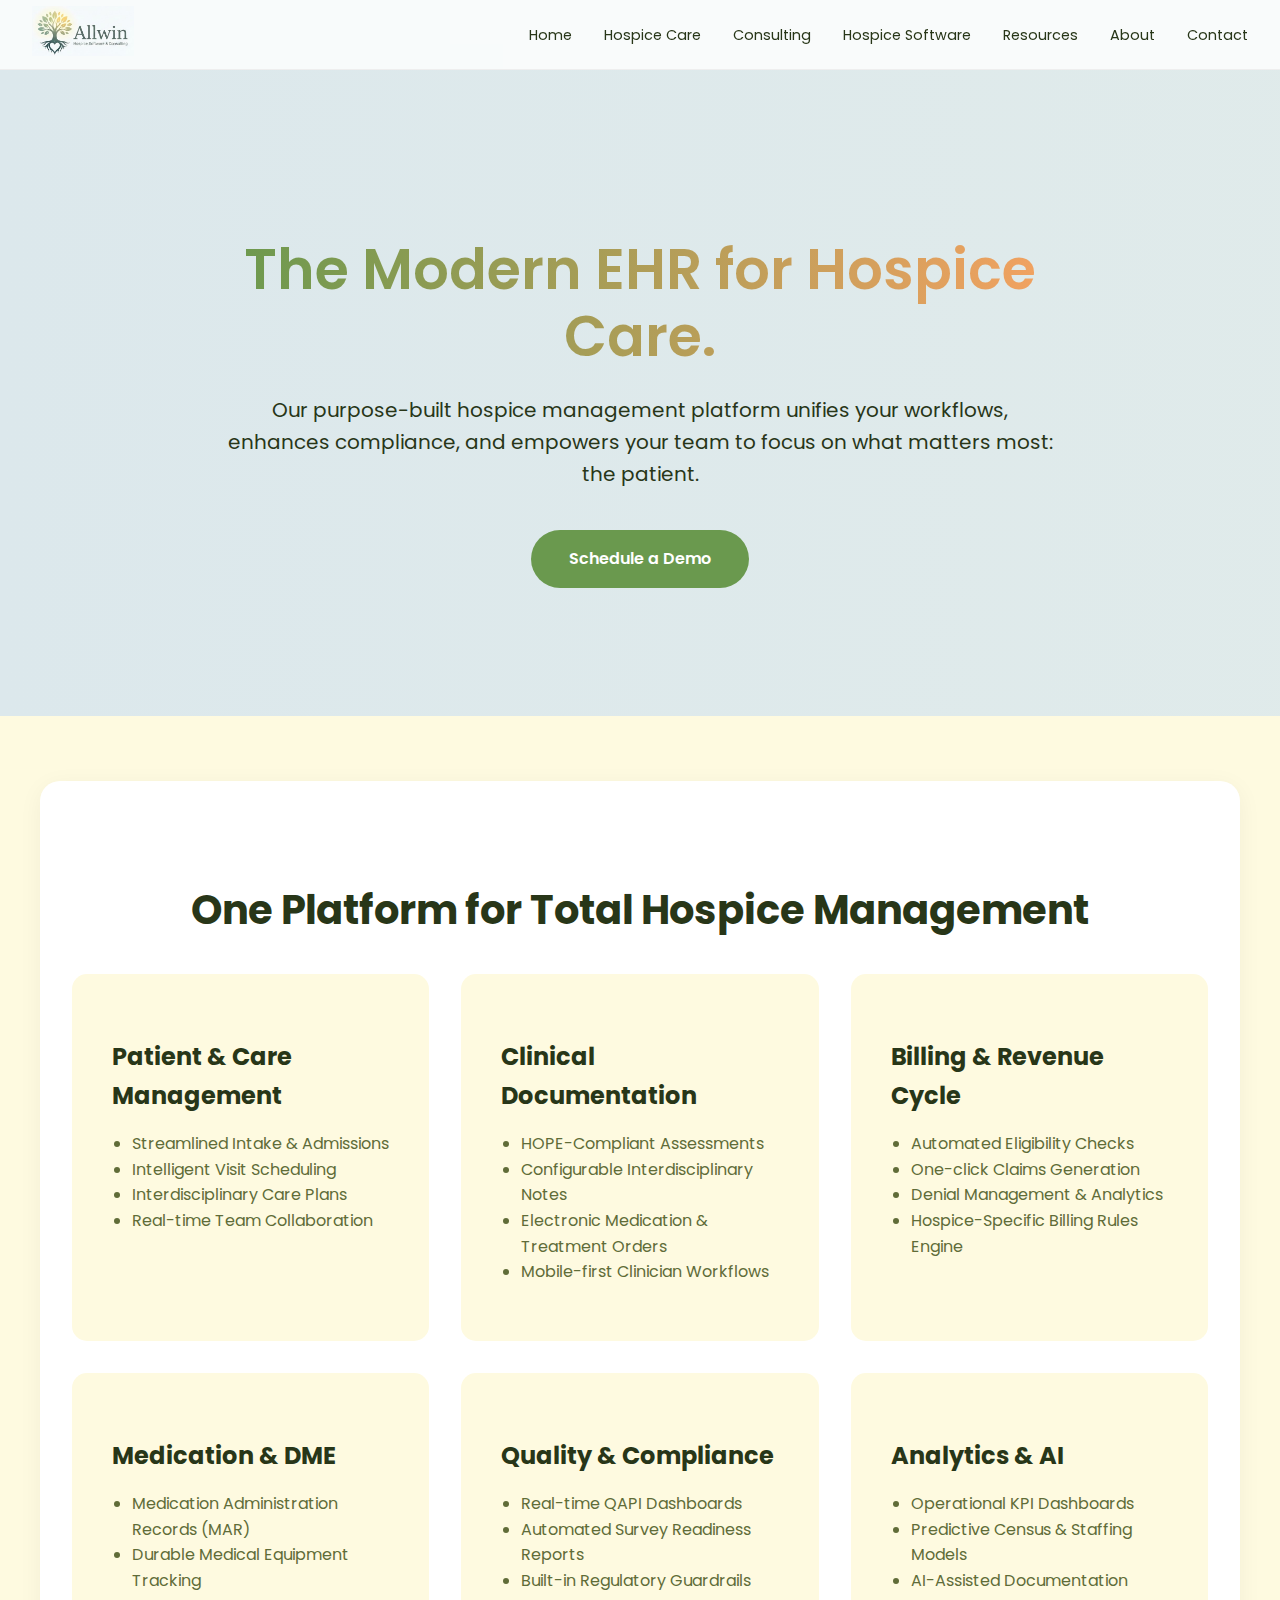
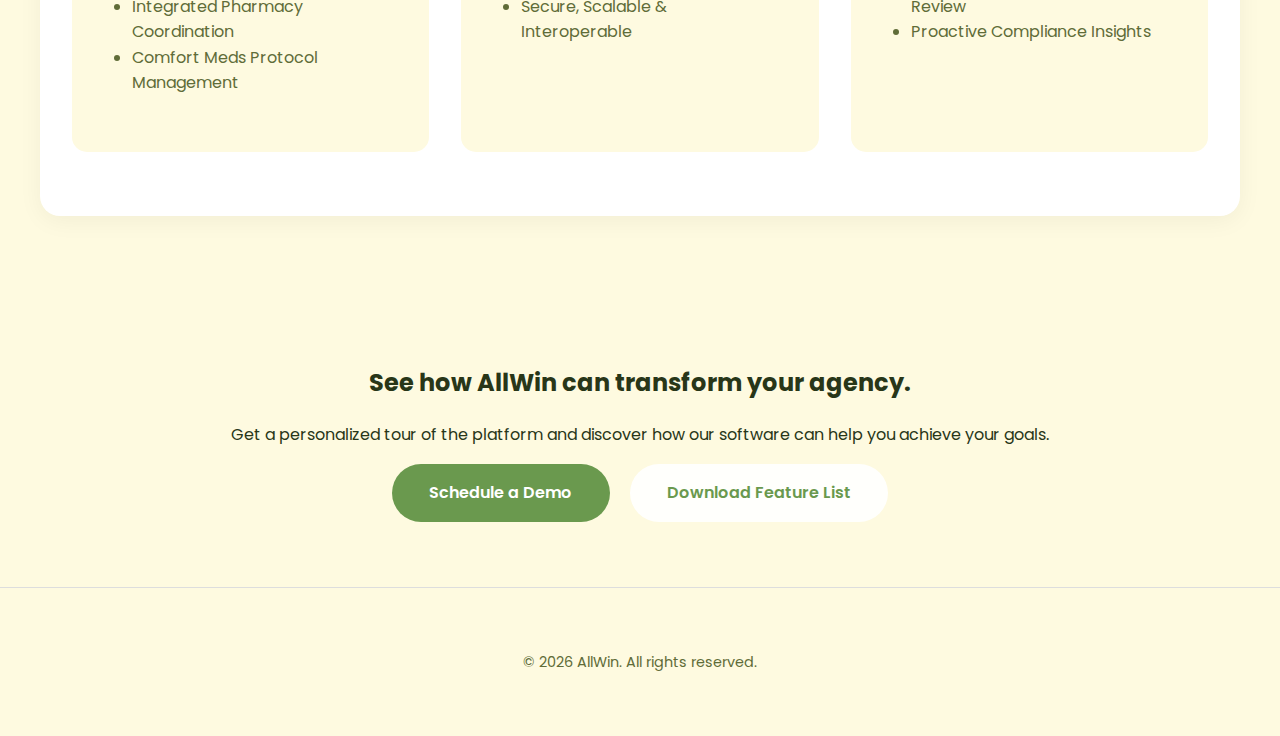
<file: software.html>
<!DOCTYPE html>
<html lang="en">
<head>
    <meta charset="UTF-8">
    <meta name="viewport" content="width=device-width, initial-scale=1.0">
    <title>Hospice Software - AllWin</title>
    <link rel="preconnect" href="https://fonts.googleapis.com">
    <link rel="preconnect" href="https://fonts.gstatic.com" crossorigin>
    <link href="https://fonts.googleapis.com/css2?family=Poppins:wght@300;400;600;700&display=swap" rel="stylesheet">
    <link rel="stylesheet" href="style.css">
    <style>
        .software-hero {
        }
        .page-content {
            background-color: var(--background-color);
            padding: 1px 0;
        }
        .content-block {
            background-color: var(--white-color);
            padding: 4rem 2rem;
            margin: 4rem auto;
            border-radius: 20px;
            max-width: 1200px;
            box-shadow: 0 5px 25px rgba(0,0,0,0.05);
        }
        .content-block h2 {
            font-size: 2.5rem;
            margin-bottom: 2rem;
            text-align: center;
        }
        .feature-grid {
            display: grid;
            grid-template-columns: repeat(auto-fit, minmax(300px, 1fr));
            gap: 2rem;
            text-align: left;
        }
        .feature-item {
            background-color: var(--background-color);
            padding: 2.5rem;
            border-radius: 15px;
        }
        .feature-item h3 {
            font-size: 1.5rem;
            margin-bottom: 1rem;
        }
        .feature-item ul {
            padding-left: 20px;
            color: var(--secondary-text-color);
        }
        .cta-section {
            text-align: center;
            padding: 4rem 2rem;
        }
    </style>
</head>
<body>
    <header>
        <nav class="navbar">
            <div class="logo"><img src="images/Logo.png" alt="AllWin Logo"></div>
            <div class="nav-links">
                <ul>
                    <li><a href="index.html">Home</a></li>
                    <li><a href="hospice-care.html">Hospice Care</a></li>
                    <li><a href="consulting.html">Consulting</a></li>
                    <li><a href="software.html">Hospice Software</a></li>
                    <li><a href="resources.html">Resources</a></li>
                    <li><a href="about.html">About</a></li>
                    <li><a href="contact.html">Contact</a></li>
                </ul>
            </div>
            <button class="hamburger-menu" aria-label="Toggle Menu">
                <span class="hamburger-bar"></span>
                <span class="hamburger-bar"></span>
                <span class="hamburger-bar"></span>
            </button>
        </nav>
    </header>

    <main>
        <section class="parallax-section software-hero">
            <div class="parallax-content">
                <h1 class="hero-title">The Modern EHR for Hospice Care.</h1>
                <p>Our purpose-built hospice management platform unifies your workflows, enhances compliance, and empowers your team to focus on what matters most: the patient.</p>
                 <div class="cta-buttons" style="margin-top: 2rem;">
                    <a href="contact.html" class="btn btn-primary">Schedule a Demo</a>
                </div>
            </div>
        </section>

        <div class="page-content">
            <div class="content-block">
                <h2>One Platform for Total Hospice Management</h2>
                <div class="feature-grid">
                    <div class="feature-item">
                        <h3>Patient & Care Management</h3>
                        <ul>
                            <li>Streamlined Intake & Admissions</li>
                            <li>Intelligent Visit Scheduling</li>
                            <li>Interdisciplinary Care Plans</li>
                            <li>Real-time Team Collaboration</li>
                        </ul>
                    </div>
                    <div class="feature-item">
                        <h3>Clinical Documentation</h3>
                        <ul>
                            <li>HOPE-Compliant Assessments</li>
                            <li>Configurable Interdisciplinary Notes</li>
                            <li>Electronic Medication & Treatment Orders</li>
                            <li>Mobile-first Clinician Workflows</li>
                        </ul>
                    </div>
                    <div class="feature-item">
                        <h3>Billing & Revenue Cycle</h3>
                        <ul>
                            <li>Automated Eligibility Checks</li>
                            <li>One-click Claims Generation</li>
                            <li>Denial Management & Analytics</li>
                            <li>Hospice-Specific Billing Rules Engine</li>
                        </ul>
                    </div>
                    <div class="feature-item">
                        <h3>Medication & DME</h3>
                        <ul>
                            <li>Medication Administration Records (MAR)</li>
                            <li>Durable Medical Equipment Tracking</li>
                            <li>Integrated Pharmacy Coordination</li>
                            <li>Comfort Meds Protocol Management</li>
                        </ul>
                    </div>
                    <div class="feature-item">
                        <h3>Quality & Compliance</h3>
                        <ul>
                            <li>Real-time QAPI Dashboards</li>
                            <li>Automated Survey Readiness Reports</li>
                            <li>Built-in Regulatory Guardrails</li>
                            <li>Secure, Scalable & Interoperable</li>
                        </ul>
                    </div>
                    <div class="feature-item">
                        <h3>Analytics & AI</h3>
                        <ul>
                            <li>Operational KPI Dashboards</li>
                            <li>Predictive Census & Staffing Models</li>
                            <li>AI-Assisted Documentation Review</li>
                            <li>Proactive Compliance Insights</li>
                        </ul>
                    </div>
                </div>
            </div>
            
            <section class="cta-section">
                <h2>See how AllWin can transform your agency.</h2>
                <p>Get a personalized tour of the platform and discover how our software can help you achieve your goals.</p>
                <div class="cta-buttons">
                    <a href="contact.html" class="btn btn-primary">Schedule a Demo</a>
                    <a href="#" class="btn btn-secondary">Download Feature List</a>
                </div>
            </section>
        </div>

    </main>

    <footer>
        <p>&copy; 2026 AllWin. All rights reserved.</p>
    </footer>

    <script src="script.js"></script>
</body>
</html>
</file>
<file: style.css>
@import url('https://fonts.googleapis.com/css2?family=Poppins:wght@300;400;600;700&display=swap');

:root {
    --primary-color: #6a994e; /* Calming Green */
    --secondary-color: #f4a261; /* Warm Yellow/Gold */
    --text-color: #283618; /* Dark Teal/Grey */
    --secondary-text-color: #606c38; /* Lighter Grey/Green */
    --background-color: #fefae0; /* Off-white */
    --white-color: #ffffff;
    --heading-font: 'Poppins', sans-serif;
    --body-font: 'Poppins', sans-serif;
}

*, *::before, *::after {
    box-sizing: border-box;
}

body {
    font-family: var(--body-font);
    margin: 0;
    line-height: 1.6;
    color: var(--text-color);
    background: linear-gradient(270deg, #fefae0, #f0f4e4, #e6efe8, #dce8ec);
    background-size: 800% 800%;
    animation: gradient-animation 15s ease infinite;
    -webkit-font-smoothing: antialiased;
    -moz-osx-font-smoothing: grayscale;
}

@keyframes gradient-animation {
    0% {
        background-position: 0% 50%;
    }
    50% {
        background-position: 100% 50%;
    }
    100% {
        background-position: 0% 50%;
    }
}

/* --- Header & Navigation --- */
header {
    background: rgba(255, 255, 255, 0.8);
    backdrop-filter: blur(10px);
    -webkit-backdrop-filter: blur(10px);
    padding: 0.5rem 2rem;
    height: 70px;
    display: flex;
    justify-content: space-between;
    align-items: center;
    position: fixed;
    top: 0;
    left: 0;
    right: 0;
    z-index: 1000;
    border-bottom: 1px solid #eee;
}

.logo img {
    height: 50px;
    width: auto;
}

nav.navbar {
    display: flex;
    justify-content: space-between;
    align-items: center;
    width: 100%;
}

.nav-links ul {
    list-style: none;
    margin: 0;
    padding: 0;
    display: flex;
}

.nav-links ul li {
    margin-left: 2rem;
}

.nav-links a {
    text-decoration: none;
    color: var(--text-color);
    font-weight: 400;
    font-size: 0.9rem;
    transition: color 0.3s ease;
}

.nav-links a:hover {
    color: var(--primary-color);
}

/* --- Main Content & Sections --- */
main {
    padding-top: 70px; /* Offset for fixed header */
}

section {
    padding: 6rem 2rem;
    max-width: 1200px;
    margin: 0 auto;
    text-align: center;
}

/* --- Parallax Section --- */
.parallax-section {
    background-position: center;
    background-repeat: no-repeat;
    background-size: cover;
    min-height: 70vh;
    position: relative;
    display: flex;
    align-items: center;
    justify-content: center;
    color: var(--text-color);
}

.parallax-section::after {
    content: '';
    position: absolute;
    top: 0;
    left: 0;
    right: 0;
    bottom: 0;
    background: rgba(40, 54, 24, 0); /* Dark overlay using text color */
    z-index: 1;
}

.parallax-content {
    z-index: 2;
    position: relative;
    text-align: center;
    max-width: 900px;
    padding: 2rem;
}

.parallax-content h1 {
    font-family: var(--heading-font);
    font-size: 3.5rem;
    font-weight: 600;
    margin-bottom: 1.5rem;
    line-height: 1.2;
}

h1.hero-title {
    background: linear-gradient(90deg, var(--primary-color), var(--secondary-color), var(--primary-color));
    -webkit-background-clip: text;
    -webkit-text-fill-color: transparent;
    background-size: 200% auto;
    animation: gradient-text-animation 10s ease infinite;
}

@keyframes gradient-text-animation {
    0% {
        background-position: 0% center;
    }
    50% {
        background-position: 100% center;
    }
    100% {
        background-position: 0% center;
    }
}

.parallax-content p {
    font-size: 1.25rem;
    margin-bottom: 2.5rem;
}


/* --- General Section Styling --- */
.content-section {
    background-color: var(--white-color);
    padding: 5rem 2rem;
}

/* --- Services Section --- */
.services {
    display: grid;
    grid-template-columns: repeat(auto-fit, minmax(300px, 1fr));
    gap: 3rem;
    text-align: left;
    background-color: var(--white-color);
    border-radius: 20px;
    padding: 5rem;
    margin-top: -80px;
    position: relative;
    z-index: 3;
    box-shadow: 0 10px 40px rgba(0,0,0,0.1);
}

.service {
    padding: 1rem;
}

.service h2 {
    font-family: var(--heading-font);
    color: var(--text-color);
    font-size: 1.8rem;
    font-weight: 600;
}

.service p {
    color: var(--secondary-text-color);
    font-size: 1rem;
}

.service a {
    text-decoration: none;
    font-weight: 600;
    color: var(--primary-color);
    transition: color 0.3s ease;
}

.service a:hover {
    text-decoration: underline;
}

/* --- Trust Section --- */
.trust {
    background-color: var(--white-color);
}

.trust h2 {
    font-family: var(--heading-font);
    font-size: 2.5rem;
    font-weight: 600;
    margin-bottom: 4rem;
}

.trust-items {
    display: grid;
    grid-template-columns: repeat(3, 1fr);
    gap: 3rem;
    margin-bottom: 4rem;
}

.trust-item h3 {
    font-family: var(--heading-font);
    font-size: 3rem;
    font-weight: 700;
    color: var(--primary-color);
    margin-bottom: 0.5rem;
}

.trust-item p {
    color: var(--secondary-text-color);
    font-size: 1.1rem;
}

.logos {
    margin-top: 4rem;
    color: var(--secondary-text-color);
}


/* --- Footer --- */
footer {
    text-align: center;
    padding: 3rem 2rem;
    background: var(--background-color);
    border-top: 1px solid #ddd;
    color: var(--secondary-text-color);
    font-size: 0.9rem;
}

/* --- Buttons --- */
.cta-buttons .btn {
    text-decoration: none;
    padding: 0.9rem 2.2rem;
    border-radius: 30px;
    font-weight: 600;
    margin: 0 0.5rem;
    transition: all 0.3s ease;
    display: inline-block;
    border: 2px solid transparent;
}

.btn-primary {
    background-color: var(--primary-color);
    color: var(--white-color);
}
.btn-primary:hover {
    transform: translateY(-2px);
    box-shadow: 0 4px 10px rgba(106, 153, 78, 0.4);
}

.btn-secondary {
    background-color: rgba(255, 255, 255, 0.9);
    color: var(--primary-color);
}

.btn-secondary:hover {
    transform: translateY(-2px);
    background-color: var(--white-color);
    box-shadow: 0 4px 10px rgba(0, 0, 0, 0.1);
}

/* --- Responsive Design & Media Queries --- */

.hamburger-menu {
    display: none; /* Hidden by default on desktop */
    background: none;
    border: none;
    cursor: pointer;
    padding: 0.5rem;
    z-index: 1001; /* Above the nav links */
}

.hamburger-bar {
    display: block;
    width: 25px;
    height: 3px;
    margin: 5px auto;
    background-color: var(--text-color);
    transition: all 0.3s ease-in-out;
}

/* Tablet and smaller desktops */
@media (max-width: 1024px) {
    .nav-links {
        position: fixed;
        top: 0;
        right: 0;
        height: 100vh;
        width: 300px;
        background-color: var(--white-color);
        box-shadow: -5px 0 15px rgba(0,0,0,0.1);
        display: flex;
        flex-direction: column;
        justify-content: flex-start;
        align-items: flex-start;
        padding-top: 100px;
        transform: translateX(100%);
        transition: transform 0.3s ease-in-out;
    }

    .nav-links.active {
        transform: translateX(0);
    }
    
    .nav-links ul {
        flex-direction: column;
        width: 100%;
    }

    .nav-links ul li {
        margin: 1.5rem 2rem;
    }

    .hamburger-menu {
        display: block;
    }
    
    .hamburger-menu.active .hamburger-bar:nth-child(2) {
        opacity: 0;
    }
    .hamburger-menu.active .hamburger-bar:nth-child(1) {
        transform: translateY(8px) rotate(45deg);
    }
    .hamburger-menu.active .hamburger-bar:nth-child(3) {
        transform: translateY(-8px) rotate(-45deg);
    }
    
    .services, .trust-items, .feature-grid, .team-grid, .resources-grid, .consulting-service, .contact-container {
        grid-template-columns: 1fr;
    }
    
    .consulting-service {
        text-align: center;
    }
}

/* Mobile devices */
@media (max-width: 768px) {
    section, .content-block, .services {
        padding: 3rem 1rem;
    }

    .parallax-section {
        background-attachment: scroll; /* Disable parallax on mobile */
        min-height: 50vh;
    }
    
    .home-hero {
         background-image: none;
    }

    .parallax-content h1, .content-block h2 {
        font-size: 2.2rem;
    }
    
    .parallax-content p {
        font-size: 1.1rem;
    }
    
    .cta-buttons {
        display: flex;
        flex-direction: column;
        gap: 1rem;
    }
    
    .services {
        margin-top: 0;
    }
}
</file>
